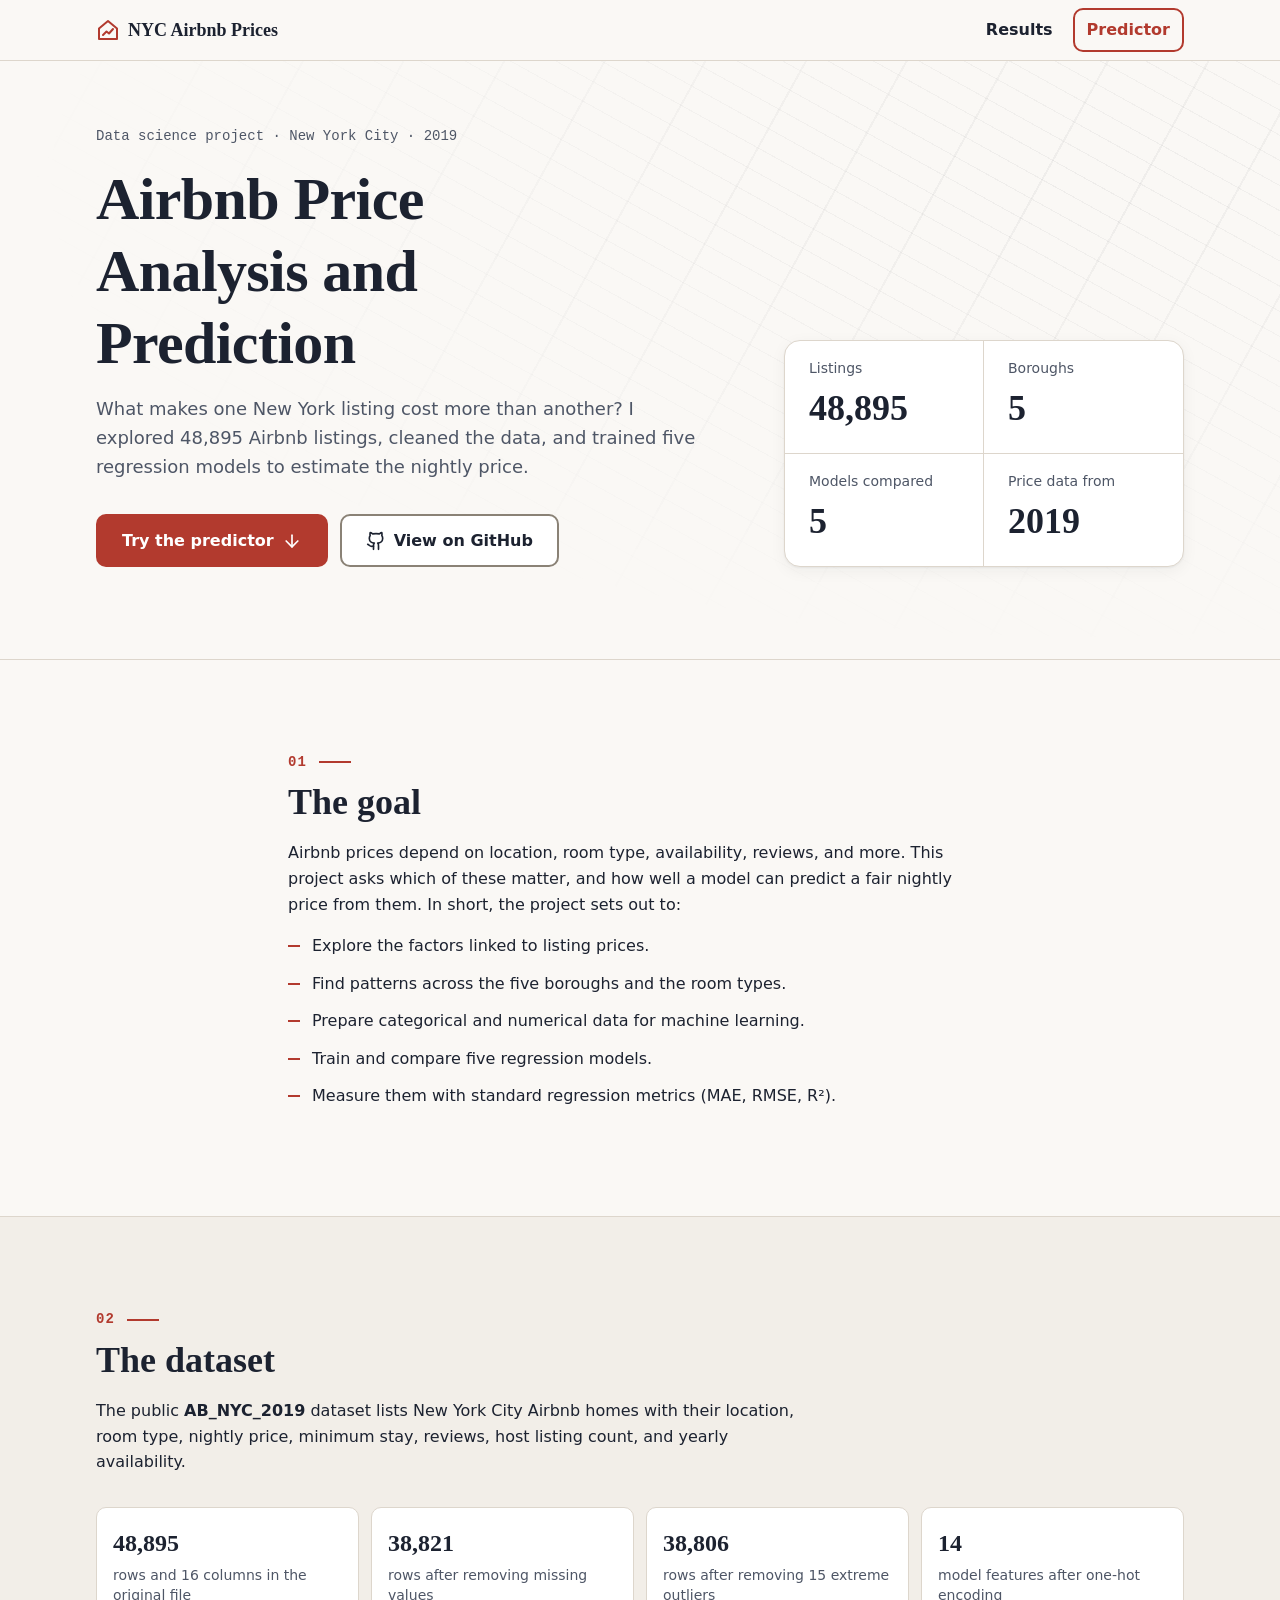
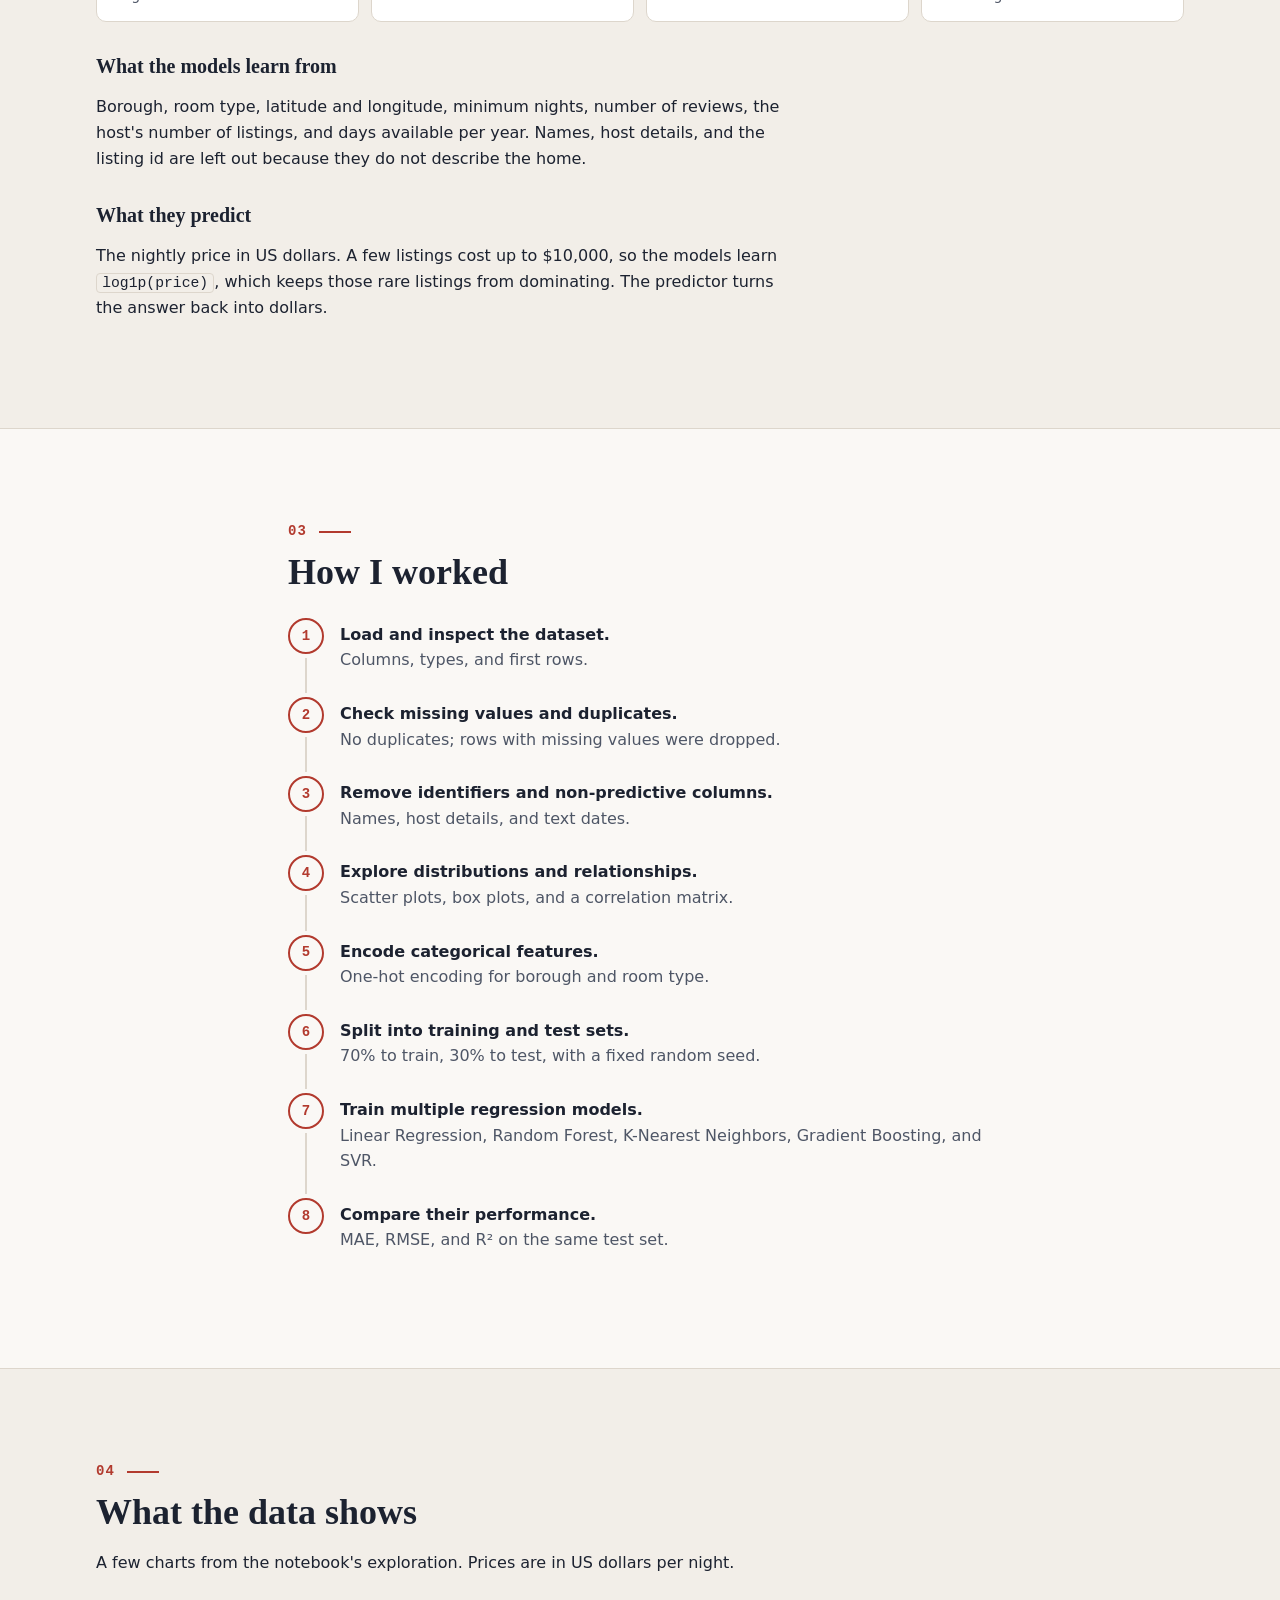
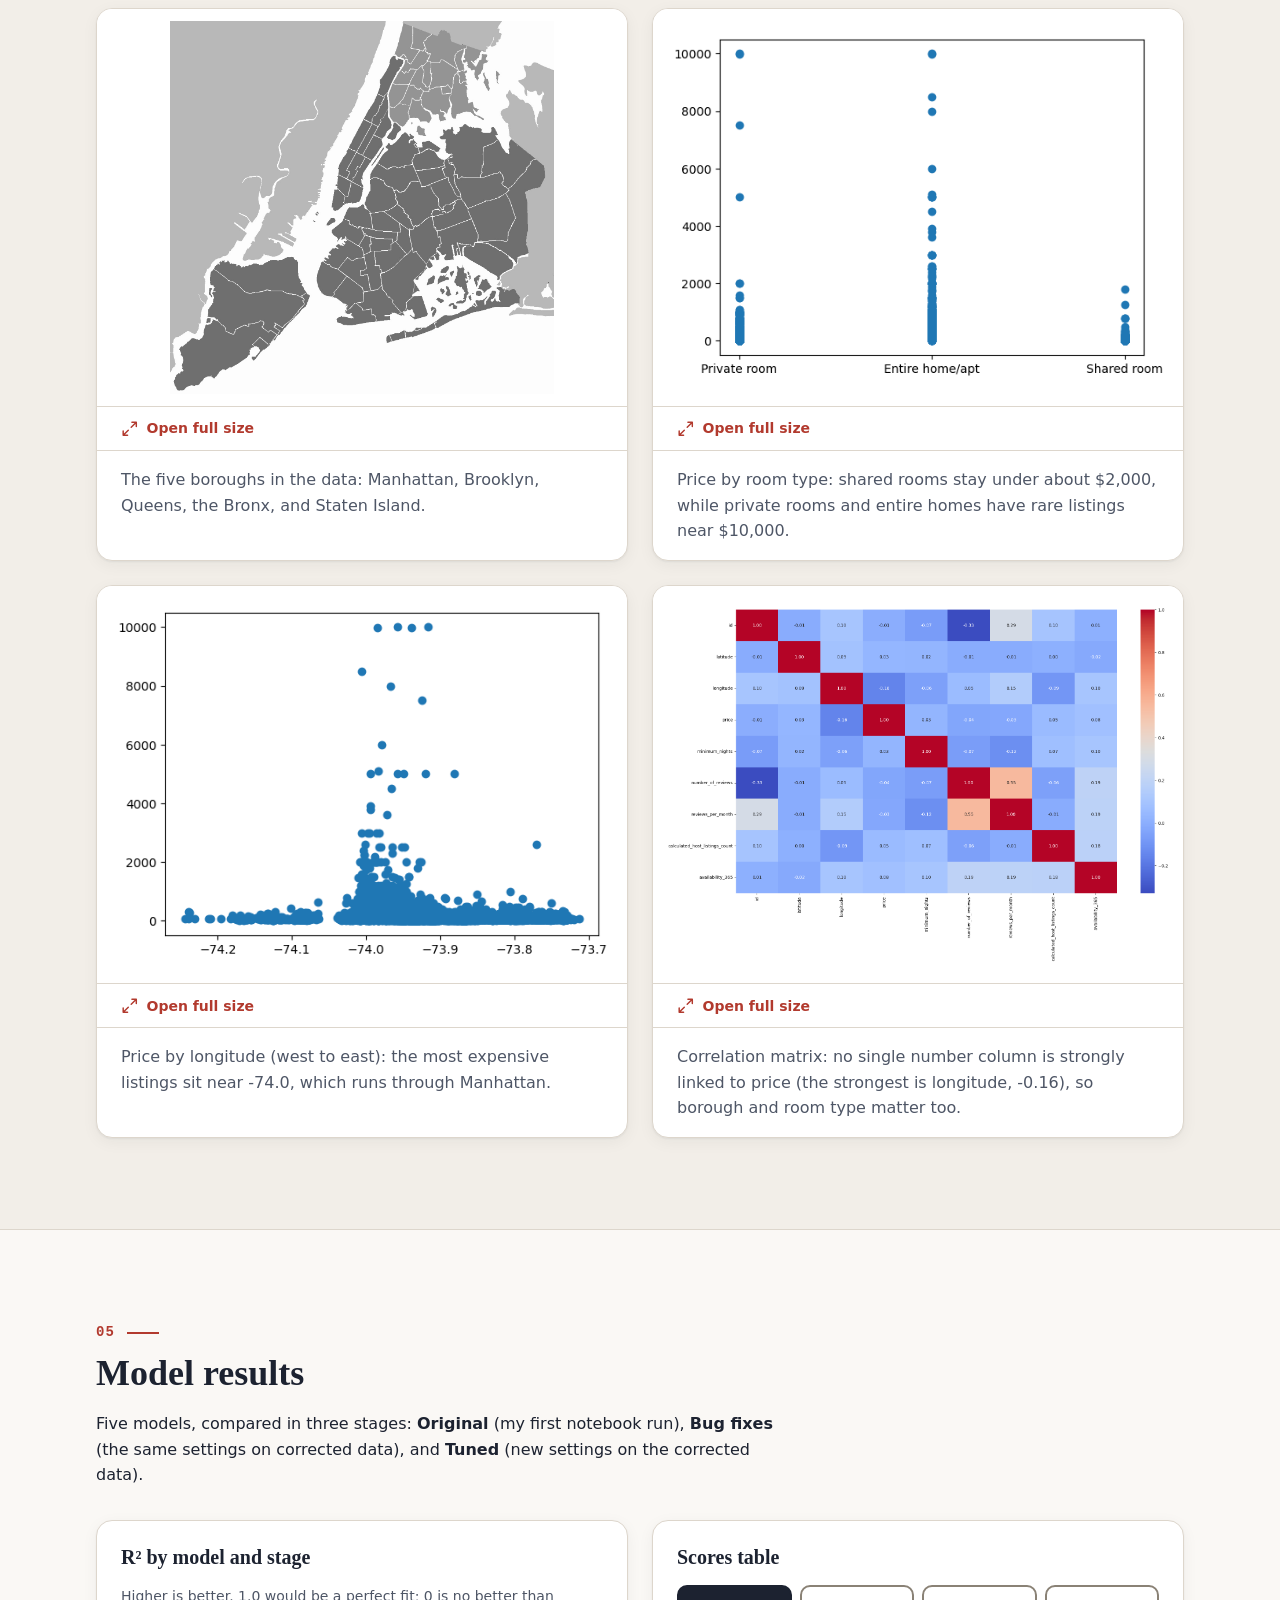
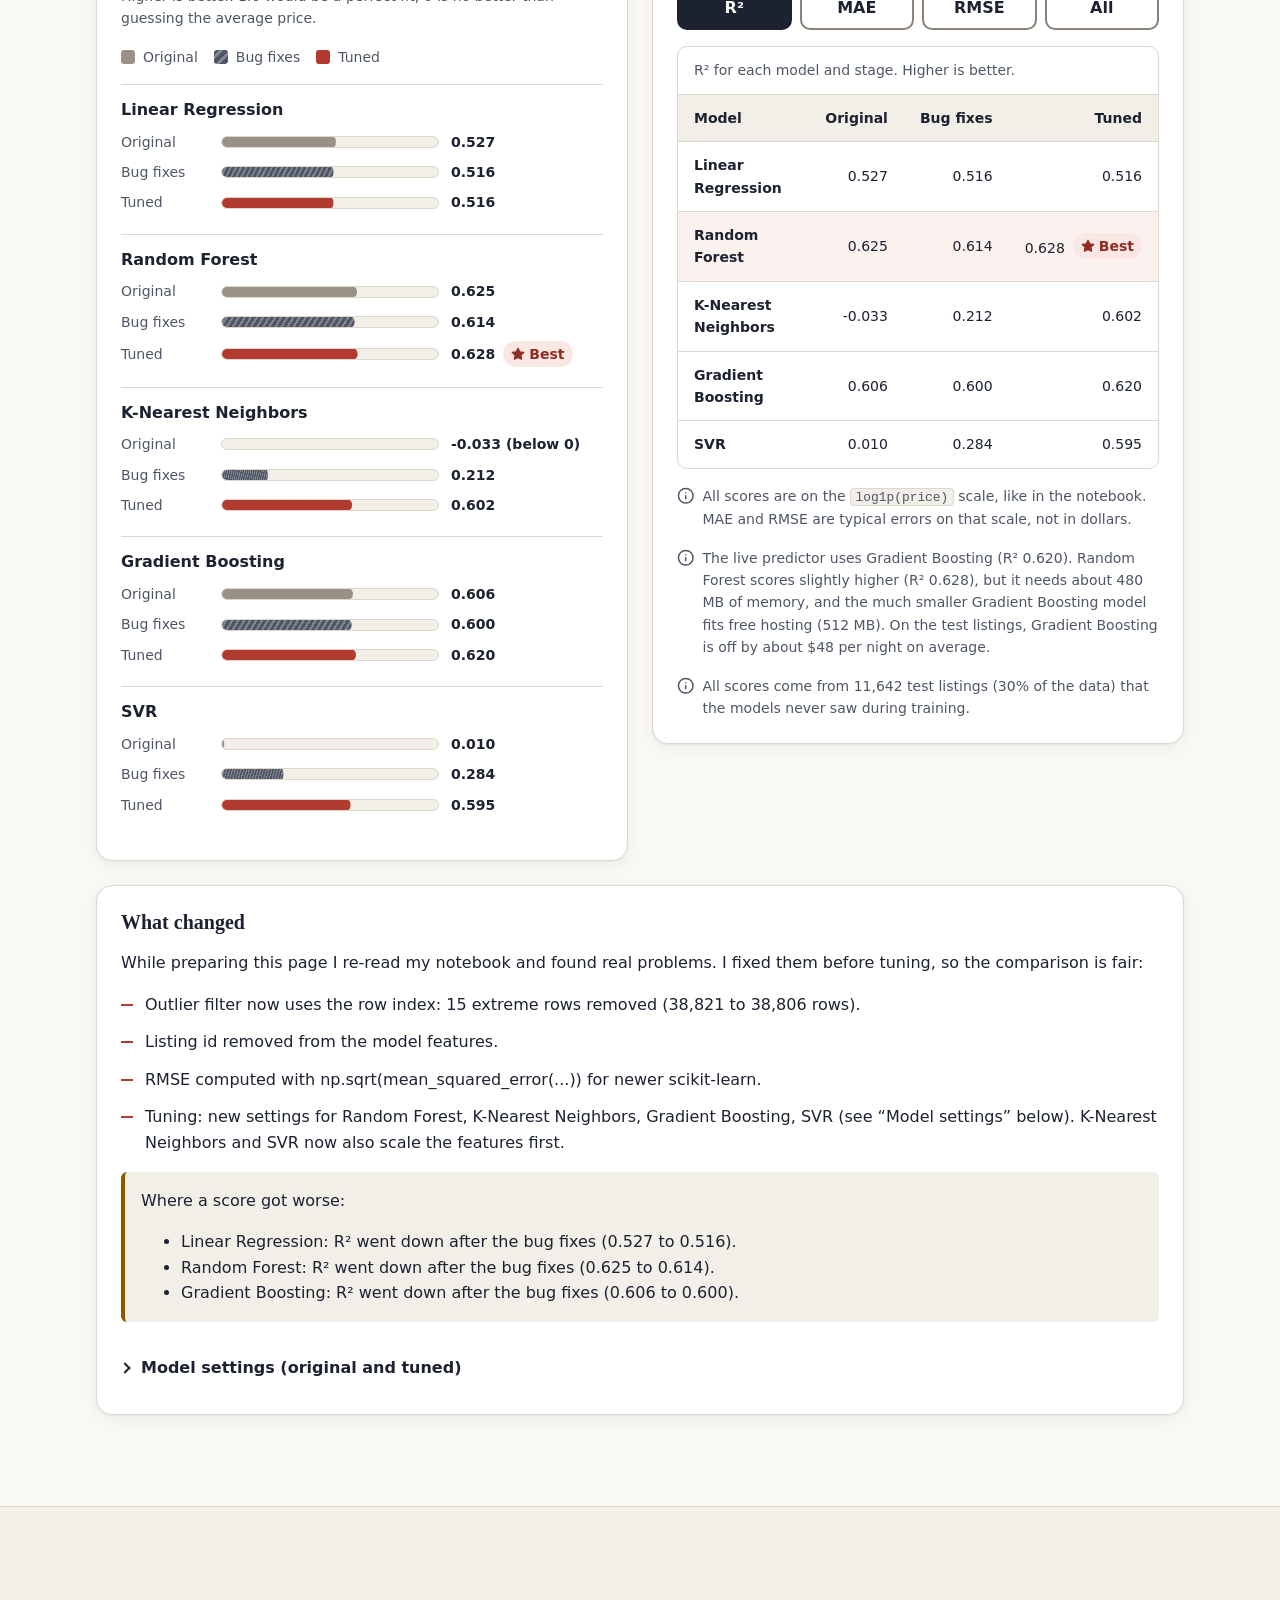
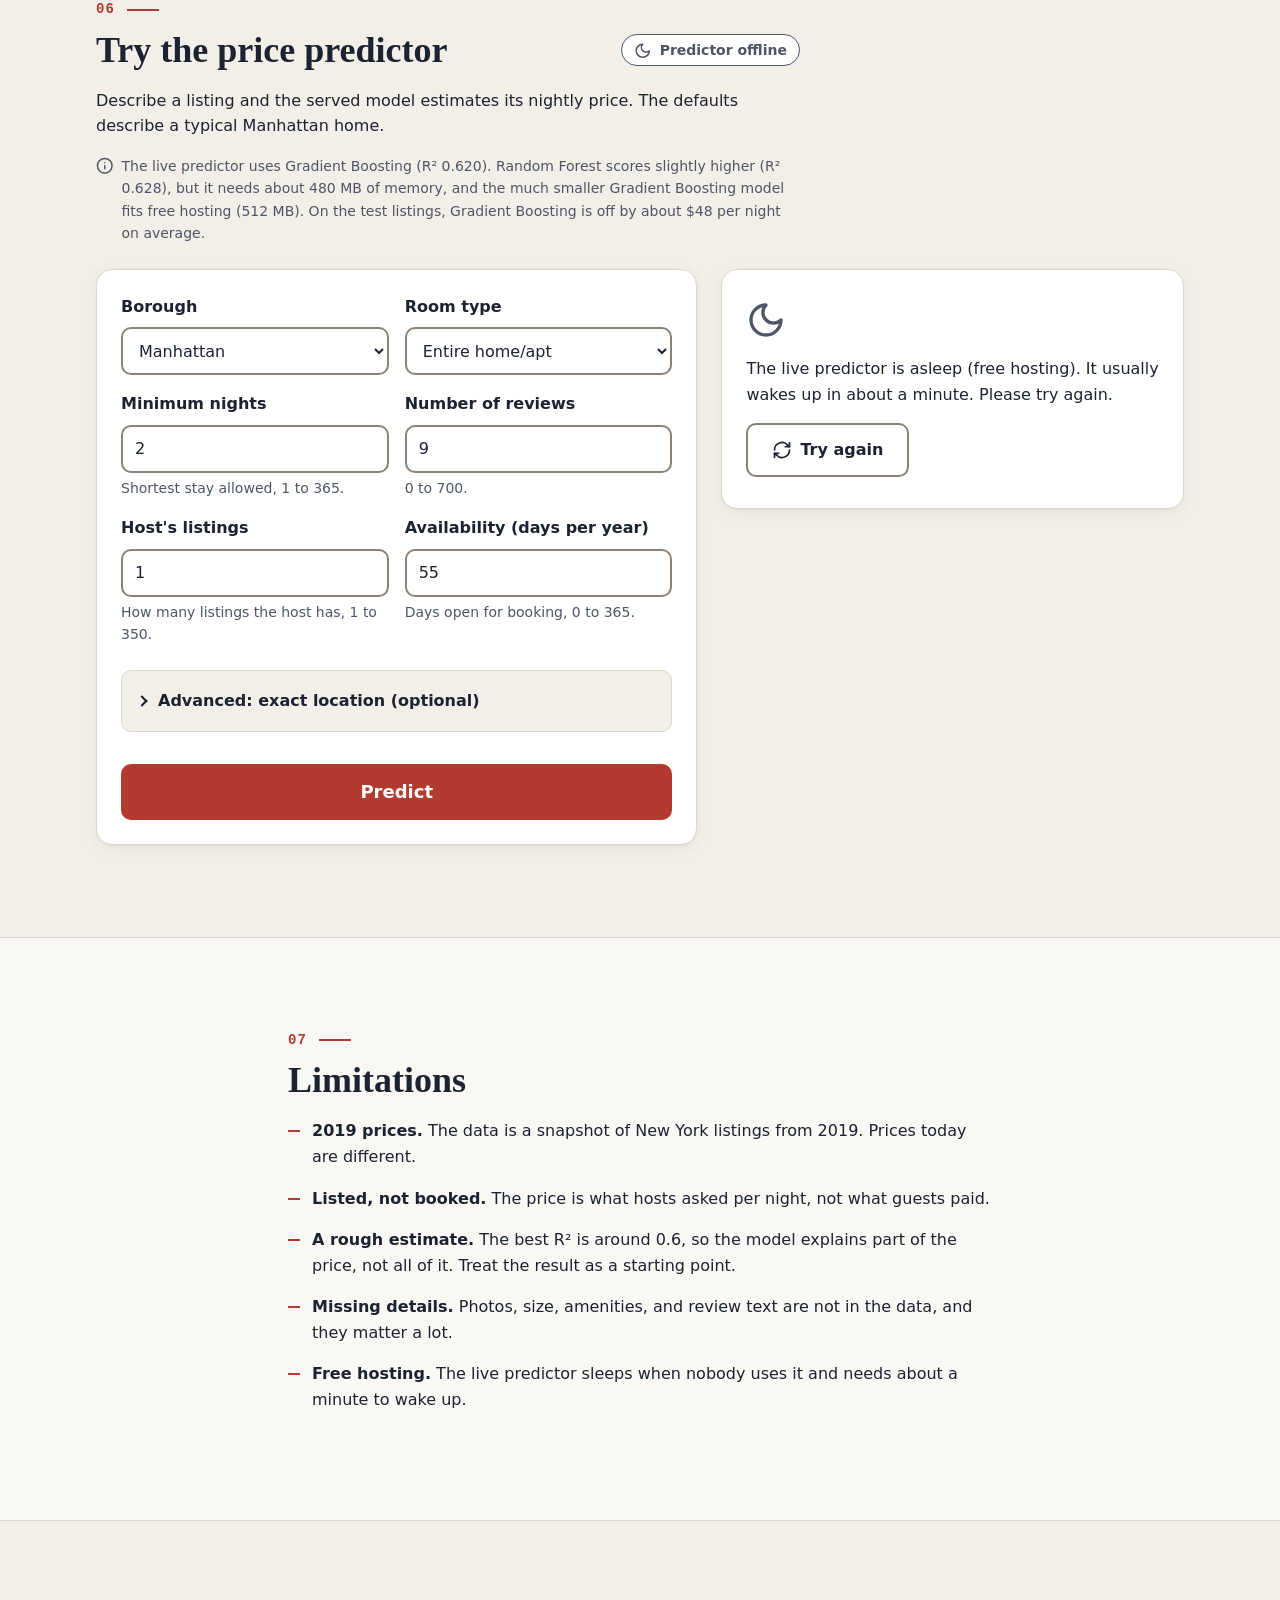
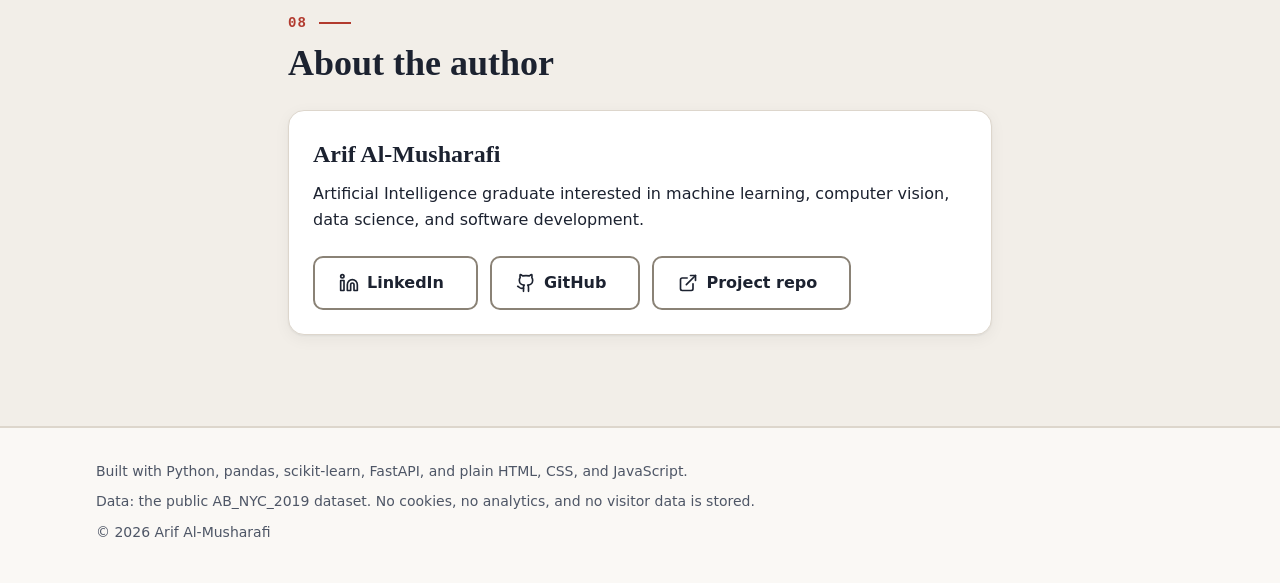
<file: docs/index.html>
<!DOCTYPE html>
<html lang="en" dir="ltr">
<head>
  <meta charset="utf-8">
  <meta name="viewport" content="width=device-width, initial-scale=1">
  <title>NYC Airbnb Price Analysis and Prediction | Arif Al-Musharafi</title>
  <meta name="description" content="A data science project on 48,895 New York Airbnb listings from 2019: data cleaning, five regression models, honest before and after results, and a live price predictor.">
  <meta name="author" content="Arif Al-Musharafi">
  <meta name="theme-color" content="#faf8f5">

  <!-- Link preview for LinkedIn and others (F12).
       LinkedIn needs a full URL for og:image and og:url. If the GitHub Pages
       address is different, change the two URLs below. -->
  <meta property="og:type" content="website">
  <meta property="og:title" content="NYC Airbnb Price Analysis and Prediction">
  <meta property="og:description" content="48,895 New York listings, five regression models, honest before and after results, and a live nightly price predictor.">
  <meta property="og:url" content="https://arif-almusharafi.github.io/airbnb-price-analysis-and-prediction/">
  <meta property="og:image" content="https://arif-almusharafi.github.io/airbnb-price-analysis-and-prediction/assets/og-image.png">
  <meta property="og:image:width" content="1200">
  <meta property="og:image:height" content="627">
  <meta property="og:image:alt" content="NYC Airbnb Price Analysis and Prediction by Arif Al-Musharafi">
  <meta name="twitter:card" content="summary_large_image">

  <link rel="icon" href="assets/favicon.svg" type="image/svg+xml">
  <link rel="stylesheet" href="css/tokens.css">
  <link rel="stylesheet" href="css/base.css">
  <link rel="stylesheet" href="css/sections.css">
  <link rel="stylesheet" href="css/results.css">
  <link rel="stylesheet" href="css/predictor.css">
</head>
<body>
  <!-- Icon sprite (stroke icons, 24x24). Used with <svg><use href="#icon-..."></svg>. -->
  <svg class="sprite" aria-hidden="true" focusable="false" xmlns="http://www.w3.org/2000/svg">
    <symbol id="icon-logo" viewBox="0 0 24 24"><path d="M3 10.5 12 3l9 7.5V21H3z"/><path d="m7 17 3.5-3.5 2.5 2 4-4.5"/></symbol>
    <symbol id="icon-check" viewBox="0 0 24 24"><circle cx="12" cy="12" r="10"/><path d="m8 12 3 3 5-6"/></symbol>
    <symbol id="icon-clock" viewBox="0 0 24 24"><circle cx="12" cy="12" r="10"/><path d="M12 6v6l4 2"/></symbol>
    <symbol id="icon-moon" viewBox="0 0 24 24"><path d="M12 3a6 6 0 0 0 9 9 9 9 0 1 1-9-9Z"/></symbol>
    <symbol id="icon-alert" viewBox="0 0 24 24"><circle cx="12" cy="12" r="10"/><path d="M12 8v4M12 16h.01"/></symbol>
    <symbol id="icon-info" viewBox="0 0 24 24"><circle cx="12" cy="12" r="10"/><path d="M12 16v-4M12 8h.01"/></symbol>
    <symbol id="icon-star" viewBox="0 0 24 24"><path d="m12 2 3.1 6.3 6.9 1-5 4.9 1.2 6.8L12 17.8 5.8 21l1.2-6.8-5-4.9 6.9-1z"/></symbol>
    <symbol id="icon-refresh" viewBox="0 0 24 24"><path d="M3 12a9 9 0 0 1 15.7-6L21 8"/><path d="M21 3v5h-5"/><path d="M21 12a9 9 0 0 1-15.7 6L3 16"/><path d="M8 16H3v5"/></symbol>
    <symbol id="icon-arrow-down" viewBox="0 0 24 24"><path d="M12 5v14"/><path d="m19 12-7 7-7-7"/></symbol>
    <symbol id="icon-external" viewBox="0 0 24 24"><path d="M15 3h6v6"/><path d="M10 14 21 3"/><path d="M18 13v6a2 2 0 0 1-2 2H5a2 2 0 0 1-2-2V8a2 2 0 0 1 2-2h6"/></symbol>
    <symbol id="icon-expand" viewBox="0 0 24 24"><path d="M15 3h6v6M9 21H3v-6M21 3l-7 7M3 21l7-7"/></symbol>
    <symbol id="icon-github" viewBox="0 0 24 24"><path d="M15 22v-4a4.8 4.8 0 0 0-1-3.5c3 0 6-2 6-5.5.08-1.25-.27-2.48-1-3.5.28-1.15.28-2.35 0-3.5 0 0-1 0-3 1.5-2.64-.5-5.36-.5-8 0C6 2 5 2 5 2c-.3 1.15-.3 2.35 0 3.5A5.4 5.4 0 0 0 4 9c0 3.5 3 5.5 6 5.5-.39.49-.68 1.05-.85 1.65-.17.6-.22 1.23-.15 1.85v4"/><path d="M9 18c-4.51 2-5-2-7-2"/></symbol>
    <symbol id="icon-linkedin" viewBox="0 0 24 24"><path d="M16 8a6 6 0 0 1 6 6v7h-4v-7a2 2 0 0 0-4 0v7h-4v-7a6 6 0 0 1 6-6z"/><rect x="2" y="9" width="4" height="12"/><circle cx="4" cy="4" r="2"/></symbol>
  </svg>

  <a class="skip-link" href="#main">Skip to main content</a>

  <header class="site-header">
    <div class="container header-inner">
      <a class="brand" href="#top">
        <svg class="icon brand-icon" aria-hidden="true" focusable="false"><use href="#icon-logo"/></svg>
        <span>NYC Airbnb Prices</span>
      </a>
      <nav aria-label="Main">
        <ul class="nav-list">
          <li class="nav-optional"><a href="#results">Results</a></li>
          <li><a class="nav-cta" href="#predictor">Predictor</a></li>
        </ul>
      </nav>
    </div>
  </header>

  <main id="main" tabindex="-1">
    <!-- Hero -->
    <section class="hero" id="top" aria-labelledby="hero-title">
      <div class="container hero-inner">
        <div class="hero-text">
          <p class="eyebrow">Data science project &middot; New York City &middot; 2019</p>
          <h1 id="hero-title">Airbnb Price Analysis and Prediction</h1>
          <p class="hero-lead">What makes one New York listing cost more than another? I explored 48,895 Airbnb listings, cleaned the data, and trained five regression models to estimate the nightly price.</p>
          <div class="button-row">
            <a class="button button-primary" href="#predictor">
              Try the predictor
              <svg class="icon" aria-hidden="true" focusable="false"><use href="#icon-arrow-down"/></svg>
            </a>
            <a class="button button-secondary" href="https://github.com/arif-almusharafi/airbnb-price-analysis-and-prediction" target="_blank" rel="noopener noreferrer">
              <svg class="icon" aria-hidden="true" focusable="false"><use href="#icon-github"/></svg>
              View on GitHub
              <span class="visually-hidden">(opens in a new tab)</span>
            </a>
          </div>
        </div>

        <dl class="hero-facts" aria-label="Project in numbers">
          <div class="fact"><dt>Listings</dt><dd class="num">48,895</dd></div>
          <div class="fact"><dt>Boroughs</dt><dd class="num">5</dd></div>
          <div class="fact"><dt>Models compared</dt><dd class="num">5</dd></div>
          <div class="fact"><dt>Price data from</dt><dd class="num">2019</dd></div>
        </dl>
      </div>
    </section>

    <!-- 01 Goal -->
    <section class="section" id="goal" aria-labelledby="goal-title">
      <div class="container narrow">
        <p class="section-number">01</p>
        <h2 id="goal-title">The goal</h2>
        <p>Airbnb prices depend on location, room type, availability, reviews, and more. This project asks which of these matter, and how well a model can predict a fair nightly price from them. In short, the project sets out to:</p>
        <ul class="tick-list">
          <li>Explore the factors linked to listing prices.</li>
          <li>Find patterns across the five boroughs and the room types.</li>
          <li>Prepare categorical and numerical data for machine learning.</li>
          <li>Train and compare five regression models.</li>
          <li>Measure them with standard regression metrics (MAE, RMSE, R²).</li>
        </ul>
      </div>
    </section>

    <!-- 02 Dataset -->
    <section class="section section-alt" id="dataset" aria-labelledby="dataset-title">
      <div class="container">
        <div class="narrow">
          <p class="section-number">02</p>
          <h2 id="dataset-title">The dataset</h2>
          <p>The public <strong>AB_NYC_2019</strong> dataset lists New York City Airbnb homes with their location, room type, nightly price, minimum stay, reviews, host listing count, and yearly availability.</p>
        </div>

        <ul class="stat-grid" aria-label="Dataset size at each step">
          <li class="stat-card"><span class="stat-value num">48,895</span><span class="stat-label">rows and 16 columns in the original file</span></li>
          <li class="stat-card"><span class="stat-value num">38,821</span><span class="stat-label">rows after removing missing values</span></li>
          <li class="stat-card"><span class="stat-value num">38,806</span><span class="stat-label">rows after removing 15 extreme outliers</span></li>
          <li class="stat-card"><span class="stat-value num">14</span><span class="stat-label">model features after one-hot encoding</span></li>
        </ul>

        <div class="narrow">
          <h3>What the models learn from</h3>
          <p>Borough, room type, latitude and longitude, minimum nights, number of reviews, the host's number of listings, and days available per year. Names, host details, and the listing id are left out because they do not describe the home.</p>
          <h3>What they predict</h3>
          <p>The nightly price in US dollars. A few listings cost up to $10,000, so the models learn <code>log1p(price)</code>, which keeps those rare listings from dominating. The predictor turns the answer back into dollars.</p>
        </div>
      </div>
    </section>

    <!-- 03 Workflow -->
    <section class="section" id="workflow" aria-labelledby="workflow-title">
      <div class="container narrow">
        <p class="section-number">03</p>
        <h2 id="workflow-title">How I worked</h2>
        <ol class="steps">
          <li><strong>Load and inspect the dataset.</strong> <span>Columns, types, and first rows.</span></li>
          <li><strong>Check missing values and duplicates.</strong> <span>No duplicates; rows with missing values were dropped.</span></li>
          <li><strong>Remove identifiers and non-predictive columns.</strong> <span>Names, host details, and text dates.</span></li>
          <li><strong>Explore distributions and relationships.</strong> <span>Scatter plots, box plots, and a correlation matrix.</span></li>
          <li><strong>Encode categorical features.</strong> <span>One-hot encoding for borough and room type.</span></li>
          <li><strong>Split into training and test sets.</strong> <span>70% to train, 30% to test, with a fixed random seed.</span></li>
          <li><strong>Train multiple regression models.</strong> <span>Linear Regression, Random Forest, K-Nearest Neighbors, Gradient Boosting, and SVR.</span></li>
          <li><strong>Compare their performance.</strong> <span>MAE, RMSE, and R² on the same test set.</span></li>
        </ol>
      </div>
    </section>

    <!-- 04 Charts -->
    <section class="section section-alt" id="charts" aria-labelledby="charts-title">
      <div class="container">
        <div class="narrow">
          <p class="section-number">04</p>
          <h2 id="charts-title">What the data shows</h2>
          <p>A few charts from the notebook's exploration. Prices are in US dollars per night.</p>
        </div>

        <div class="chart-grid">
          <figure class="figure">
            <a class="figure-link" href="assets/charts/nyc-boroughs.jpg" target="_blank" rel="noopener">
              <img src="assets/charts/nyc-boroughs.jpg" width="1326" height="1291" loading="lazy" decoding="async"
                   alt="Gray map of New York City showing the outlines of its five boroughs and their neighborhoods.">
              <span class="figure-open"><svg class="icon" aria-hidden="true" focusable="false"><use href="#icon-expand"/></svg>Open full size<span class="visually-hidden"> (opens in a new tab)</span></span>
            </a>
            <figcaption>The five boroughs in the data: Manhattan, Brooklyn, Queens, the Bronx, and Staten Island.</figcaption>
          </figure>

          <figure class="figure">
            <a class="figure-link" href="assets/charts/price-by-room-type.png" target="_blank" rel="noopener">
              <img src="assets/charts/price-by-room-type.png" width="592" height="413" loading="lazy" decoding="async"
                   alt="Scatter plot of nightly price for private rooms, entire homes or apartments, and shared rooms. Shared rooms stay under about $2,000; the other two types have rare listings near $10,000.">
              <span class="figure-open"><svg class="icon" aria-hidden="true" focusable="false"><use href="#icon-expand"/></svg>Open full size<span class="visually-hidden"> (opens in a new tab)</span></span>
            </a>
            <figcaption>Price by room type: shared rooms stay under about $2,000, while private rooms and entire homes have rare listings near $10,000.</figcaption>
          </figure>

          <figure class="figure">
            <a class="figure-link" href="assets/charts/price-by-longitude.png" target="_blank" rel="noopener">
              <img src="assets/charts/price-by-longitude.png" width="579" height="413" loading="lazy" decoding="async"
                   alt="Scatter plot of nightly price against longitude, from -74.25 to -73.70. The highest prices cluster around longitude -74.0.">
              <span class="figure-open"><svg class="icon" aria-hidden="true" focusable="false"><use href="#icon-expand"/></svg>Open full size<span class="visually-hidden"> (opens in a new tab)</span></span>
            </a>
            <figcaption>Price by longitude (west to east): the most expensive listings sit near -74.0, which runs through Manhattan.</figcaption>
          </figure>

          <figure class="figure">
            <a class="figure-link" href="assets/charts/correlation-matrix.png" target="_blank" rel="noopener">
              <img src="assets/charts/correlation-matrix.png" width="1647" height="1170" loading="lazy" decoding="async"
                   alt="Correlation matrix of the numeric columns. Price has weak correlations with every column; the strongest is longitude at -0.16.">
              <span class="figure-open"><svg class="icon" aria-hidden="true" focusable="false"><use href="#icon-expand"/></svg>Open full size<span class="visually-hidden"> (opens in a new tab)</span></span>
            </a>
            <figcaption>Correlation matrix: no single number column is strongly linked to price (the strongest is longitude, -0.16), so borough and room type matter too.</figcaption>
          </figure>
        </div>
      </div>
    </section>

    <!-- 05 Model results (filled from data/model_results.json) -->
    <section class="section" id="results" aria-labelledby="results-title">
      <div class="container">
        <div class="narrow">
          <p class="section-number">05</p>
          <h2 id="results-title">Model results</h2>
          <p>Five models, compared in three stages: <strong>Original</strong> (my first notebook run), <strong>Bug fixes</strong> (the same settings on corrected data), and <strong>Tuned</strong> (new settings on the corrected data).</p>
        </div>

        <div id="results-loading" class="state-box" role="status">
          <span class="spinner" aria-hidden="true"></span>
          <span>Loading the results...</span>
        </div>

        <div id="results-error" class="state-box state-box--error" role="alert" hidden>
          <svg class="icon" aria-hidden="true" focusable="false"><use href="#icon-alert"/></svg>
          <div>
            <p>The results table could not be loaded. Please check your connection and try again.</p>
            <button type="button" class="button button-secondary" id="results-retry">
              <svg class="icon" aria-hidden="true" focusable="false"><use href="#icon-refresh"/></svg>
              Try again
            </button>
          </div>
        </div>

        <div id="results-content" hidden>
          <div class="results-layout">
            <div class="card">
              <h3 id="chart-title">R² by model and stage</h3>
              <p class="card-sub">Higher is better. 1.0 would be a perfect fit; 0 is no better than guessing the average price.</p>
              <ul class="legend" aria-hidden="true">
                <li><span class="swatch bar-fill--original"></span>Original</li>
                <li><span class="swatch bar-fill--fixed"></span>Bug fixes</li>
                <li><span class="swatch bar-fill--tuned"></span>Tuned</li>
              </ul>
              <ul id="r2-chart" class="r2-chart" aria-labelledby="chart-title"></ul>
            </div>

            <div class="card">
              <h3 id="table-title">Scores table</h3>
              <div class="segmented" id="metric-switch" role="group" aria-label="Choose the metric to show">
                <button type="button" data-metric="r2" aria-pressed="true">R²</button>
                <button type="button" data-metric="mae" aria-pressed="false">MAE</button>
                <button type="button" data-metric="rmse" aria-pressed="false">RMSE</button>
                <button type="button" data-metric="all" aria-pressed="false">All</button>
              </div>
              <div class="table-scroll" id="results-table-wrap" tabindex="0" role="region" aria-labelledby="table-title"></div>
              <p class="note"><svg class="icon" aria-hidden="true" focusable="false"><use href="#icon-info"/></svg><span>All scores are on the <code>log1p(price)</code> scale, like in the notebook. MAE and RMSE are typical errors on that scale, not in dollars.</span></p>
              <p class="note"><svg class="icon" aria-hidden="true" focusable="false"><use href="#icon-info"/></svg><span id="mae-dollars-note"></span></p>
              <p class="note"><svg class="icon" aria-hidden="true" focusable="false"><use href="#icon-info"/></svg><span id="split-note">All scores come from the 30% test set that the models never saw during training.</span></p>
            </div>
          </div>

          <div class="card changes">
            <h3>What changed</h3>
            <p>While preparing this page I re-read my notebook and found real problems. I fixed them before tuning, so the comparison is fair:</p>
            <ul id="changes-list" class="tick-list"></ul>
            <div id="r2-drops" class="drops"></div>
            <details class="settings">
              <summary>Model settings (original and tuned)</summary>
              <ul id="params-list" class="params-list"></ul>
            </details>
          </div>
        </div>
      </div>
    </section>

    <!-- 06 Predictor -->
    <section class="section section-alt" id="predictor" aria-labelledby="predictor-title">
      <div class="container">
        <div class="narrow">
          <p class="section-number">06</p>
          <div class="predictor-heading">
            <h2 id="predictor-title">Try the price predictor</h2>
            <p class="status-badge" id="api-status" data-state="waking" role="status">
              <svg class="icon" aria-hidden="true" focusable="false"><use href="#icon-clock"/></svg>
              <span>Waking up...</span>
            </p>
          </div>
          <p>Describe a listing and the served model estimates its nightly price. The defaults describe a typical Manhattan home.</p>
          <!-- Filled from served_model.reason in data/model_results.json. -->
          <p class="note" id="predictor-served-note" hidden><svg class="icon" aria-hidden="true" focusable="false"><use href="#icon-info"/></svg><span id="predictor-served-text"></span></p>
        </div>

        <div class="predictor-layout">
          <form id="predict-form" class="card predict-form" novalidate>
            <div class="form-grid">
              <div class="form-field">
                <label for="field-neighbourhood_group">Borough</label>
                <select id="field-neighbourhood_group" name="neighbourhood_group" aria-describedby="error-neighbourhood_group">
                  <option value="Bronx">Bronx</option>
                  <option value="Brooklyn">Brooklyn</option>
                  <option value="Manhattan" selected>Manhattan</option>
                  <option value="Queens">Queens</option>
                  <option value="Staten Island">Staten Island</option>
                </select>
                <p class="field-error" id="error-neighbourhood_group" hidden></p>
              </div>

              <div class="form-field">
                <label for="field-room_type">Room type</label>
                <select id="field-room_type" name="room_type" aria-describedby="error-room_type">
                  <option value="Entire home/apt" selected>Entire home/apt</option>
                  <option value="Private room">Private room</option>
                  <option value="Shared room">Shared room</option>
                </select>
                <p class="field-error" id="error-room_type" hidden></p>
              </div>

              <div class="form-field">
                <label for="field-minimum_nights">Minimum nights</label>
                <input id="field-minimum_nights" name="minimum_nights" type="number" inputmode="numeric" min="1" max="365" step="1" value="2" required aria-describedby="help-minimum_nights error-minimum_nights">
                <p class="field-help" id="help-minimum_nights">Shortest stay allowed, 1 to 365.</p>
                <p class="field-error" id="error-minimum_nights" hidden></p>
              </div>

              <div class="form-field">
                <label for="field-number_of_reviews">Number of reviews</label>
                <input id="field-number_of_reviews" name="number_of_reviews" type="number" inputmode="numeric" min="0" max="700" step="1" value="9" required aria-describedby="help-number_of_reviews error-number_of_reviews">
                <p class="field-help" id="help-number_of_reviews">0 to 700.</p>
                <p class="field-error" id="error-number_of_reviews" hidden></p>
              </div>

              <div class="form-field">
                <label for="field-calculated_host_listings_count">Host's listings</label>
                <input id="field-calculated_host_listings_count" name="calculated_host_listings_count" type="number" inputmode="numeric" min="1" max="350" step="1" value="1" required aria-describedby="help-calculated_host_listings_count error-calculated_host_listings_count">
                <p class="field-help" id="help-calculated_host_listings_count">How many listings the host has, 1 to 350.</p>
                <p class="field-error" id="error-calculated_host_listings_count" hidden></p>
              </div>

              <div class="form-field">
                <label for="field-availability_365">Availability (days per year)</label>
                <input id="field-availability_365" name="availability_365" type="number" inputmode="numeric" min="0" max="365" step="1" value="55" required aria-describedby="help-availability_365 error-availability_365">
                <p class="field-help" id="help-availability_365">Days open for booking, 0 to 365.</p>
                <p class="field-error" id="error-availability_365" hidden></p>
              </div>
            </div>

            <details class="advanced" id="advanced">
              <summary>Advanced: exact location (optional)</summary>
              <p class="field-help" id="help-location">Leave both empty to use the center of the chosen borough. Latitude 40.49 to 40.92, longitude -74.26 to -73.70.</p>
              <div class="form-grid">
                <div class="form-field">
                  <label for="field-latitude">Latitude</label>
                  <input id="field-latitude" name="latitude" type="number" step="any" min="40.49" max="40.92" value="" aria-describedby="help-location error-latitude">
                  <p class="field-error" id="error-latitude" hidden></p>
                </div>
                <div class="form-field">
                  <label for="field-longitude">Longitude</label>
                  <input id="field-longitude" name="longitude" type="number" step="any" min="-74.26" max="-73.70" value="" aria-describedby="help-location error-longitude">
                  <p class="field-error" id="error-longitude" hidden></p>
                </div>
              </div>
            </details>

            <p class="form-error" id="form-error" role="alert" hidden></p>

            <button type="submit" class="button button-primary button-block" id="predict-button">
              <span class="button-spinner spinner" aria-hidden="true"></span>
              Predict
            </button>
          </form>

          <div class="card result-panel" aria-live="polite">
            <div id="predict-idle" class="result-state">
              <p class="result-title">Your estimate will appear here</p>
              <p>Fill in the details and press <strong>Predict</strong>.</p>
            </div>

            <div id="predict-loading" class="result-state" hidden>
              <span class="spinner spinner-large" aria-hidden="true"></span>
              <p class="result-title">Predicting the price...</p>
              <p>If the server was asleep, this can take up to a minute.</p>
            </div>

            <div id="predict-result" class="result-state" hidden>
              <p class="result-label">Estimated nightly price</p>
              <p class="result-price"><span id="result-price" class="num">$0</span> per night</p>
              <p class="result-range num" id="result-range" hidden></p>
              <p class="result-details" id="result-details"></p>
              <p class="result-honesty"><svg class="icon" aria-hidden="true" focusable="false"><use href="#icon-info"/></svg>Estimate based on 2019 NYC data</p>
            </div>

            <div id="predict-asleep" class="result-state result-state--asleep" hidden>
              <svg class="icon icon-large" aria-hidden="true" focusable="false"><use href="#icon-moon"/></svg>
              <p>The live predictor is asleep (free hosting). It usually wakes up in about a minute. Please try again.</p>
              <button type="button" class="button button-secondary" id="predict-retry">
                <svg class="icon" aria-hidden="true" focusable="false"><use href="#icon-refresh"/></svg>
                Try again
              </button>
            </div>
          </div>
        </div>
      </div>
    </section>

    <!-- 07 Limitations -->
    <section class="section" id="limitations" aria-labelledby="limitations-title">
      <div class="container narrow">
        <p class="section-number">07</p>
        <h2 id="limitations-title">Limitations</h2>
        <ul class="tick-list tick-list--plain">
          <li><strong>2019 prices.</strong> The data is a snapshot of New York listings from 2019. Prices today are different.</li>
          <li><strong>Listed, not booked.</strong> The price is what hosts asked per night, not what guests paid.</li>
          <li><strong>A rough estimate.</strong> The best R² is around 0.6, so the model explains part of the price, not all of it. Treat the result as a starting point.</li>
          <li><strong>Missing details.</strong> Photos, size, amenities, and review text are not in the data, and they matter a lot.</li>
          <li><strong>Free hosting.</strong> The live predictor sleeps when nobody uses it and needs about a minute to wake up.</li>
        </ul>
      </div>
    </section>

    <!-- 08 Author -->
    <section class="section section-alt" id="author" aria-labelledby="author-title">
      <div class="container narrow">
        <p class="section-number">08</p>
        <h2 id="author-title">About the author</h2>
        <div class="author-card card">
          <p class="author-name">Arif Al-Musharafi</p>
          <p>Artificial Intelligence graduate interested in machine learning, computer vision, data science, and software development.</p>
          <ul class="link-row">
            <li>
              <a class="button button-secondary" href="https://www.linkedin.com/in/arif-almishrafi-45612b2a7" target="_blank" rel="noopener noreferrer">
                <svg class="icon" aria-hidden="true" focusable="false"><use href="#icon-linkedin"/></svg>
                LinkedIn<span class="visually-hidden"> (opens in a new tab)</span>
              </a>
            </li>
            <li>
              <a class="button button-secondary" href="https://github.com/arif-almusharafi" target="_blank" rel="noopener noreferrer">
                <svg class="icon" aria-hidden="true" focusable="false"><use href="#icon-github"/></svg>
                GitHub<span class="visually-hidden"> (opens in a new tab)</span>
              </a>
            </li>
            <li>
              <a class="button button-secondary" href="https://github.com/arif-almusharafi/airbnb-price-analysis-and-prediction" target="_blank" rel="noopener noreferrer">
                <svg class="icon" aria-hidden="true" focusable="false"><use href="#icon-external"/></svg>
                Project repo<span class="visually-hidden"> (opens in a new tab)</span>
              </a>
            </li>
          </ul>
        </div>
      </div>
    </section>
  </main>

  <footer class="site-footer">
    <div class="container">
      <p>Built with Python, pandas, scikit-learn, FastAPI, and plain HTML, CSS, and JavaScript.</p>
      <p>Data: the public AB_NYC_2019 dataset. No cookies, no analytics, and no visitor data is stored.</p>
      <p>&copy; <span id="year">2026</span> Arif Al-Musharafi</p>
    </div>
  </footer>

  <script src="js/config.js"></script>
  <script src="js/format.js"></script>
  <script src="js/validate.js"></script>
  <script src="js/api.js"></script>
  <script src="js/results-logic.js"></script>
  <script src="js/dom.js"></script>
  <script src="js/results-view.js"></script>
  <script src="js/predictor.js"></script>
  <script src="js/main.js"></script>
</body>
</html>
</file>
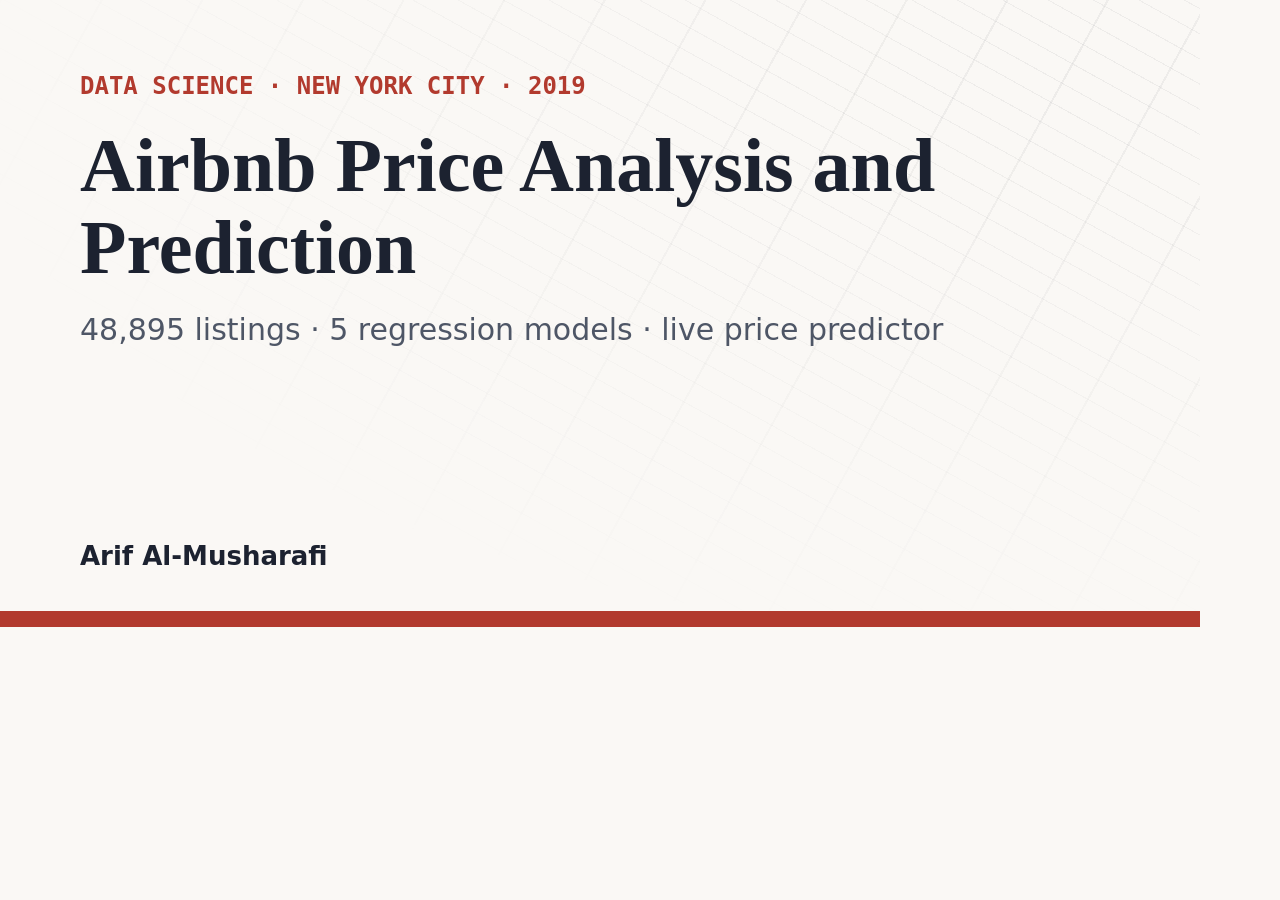
<file: docs/assets/og-card.html>
<!DOCTYPE html>
<!-- Source of assets/og-image.png (the LinkedIn preview card, 1200 x 627).
     To rebuild it, open this file in a browser at 1200 x 627 and take a screenshot. -->
<html lang="en">
<head>
  <meta charset="utf-8">
  <title>Preview card</title>
  <style>
    body { margin: 0; width: 1200px; height: 627px; overflow: hidden; background: #faf8f5; color: #1c2230;
      font-family: system-ui, "Segoe UI", Arial, sans-serif; position: relative; }
    body::before { content: ""; position: absolute; inset: 0;
      background-image: repeating-linear-gradient(29deg, rgba(28,34,48,.06) 0 1px, transparent 1px 22px),
        repeating-linear-gradient(119deg, rgba(28,34,48,.06) 0 2px, transparent 2px 88px);
      -webkit-mask-image: radial-gradient(ellipse at 90% 10%, #000, transparent 75%); }
    .wrap { position: relative; padding: 72px 80px; }
    .eyebrow { font-family: Consolas, monospace; font-size: 24px; color: #b23a2e; font-weight: 700; }
    h1 { font-family: "Palatino Linotype", Georgia, serif; font-size: 76px; line-height: 1.08; margin: 24px 0; max-width: 900px; }
    p { font-size: 30px; color: #4e5666; margin: 0; }
    .bar { position: absolute; left: 0; right: 0; bottom: 0; height: 16px; background: #b23a2e; }
    .by { position: absolute; left: 80px; bottom: 56px; font-size: 26px; font-weight: 600; }
  </style>
</head>
<body>
  <div class="wrap">
    <div class="eyebrow">DATA SCIENCE &middot; NEW YORK CITY &middot; 2019</div>
    <h1>Airbnb Price Analysis and Prediction</h1>
    <p>48,895 listings &middot; 5 regression models &middot; live price predictor</p>
  </div>
  <div class="by">Arif Al-Musharafi</div>
  <div class="bar"></div>
</body>
</html>
</file>
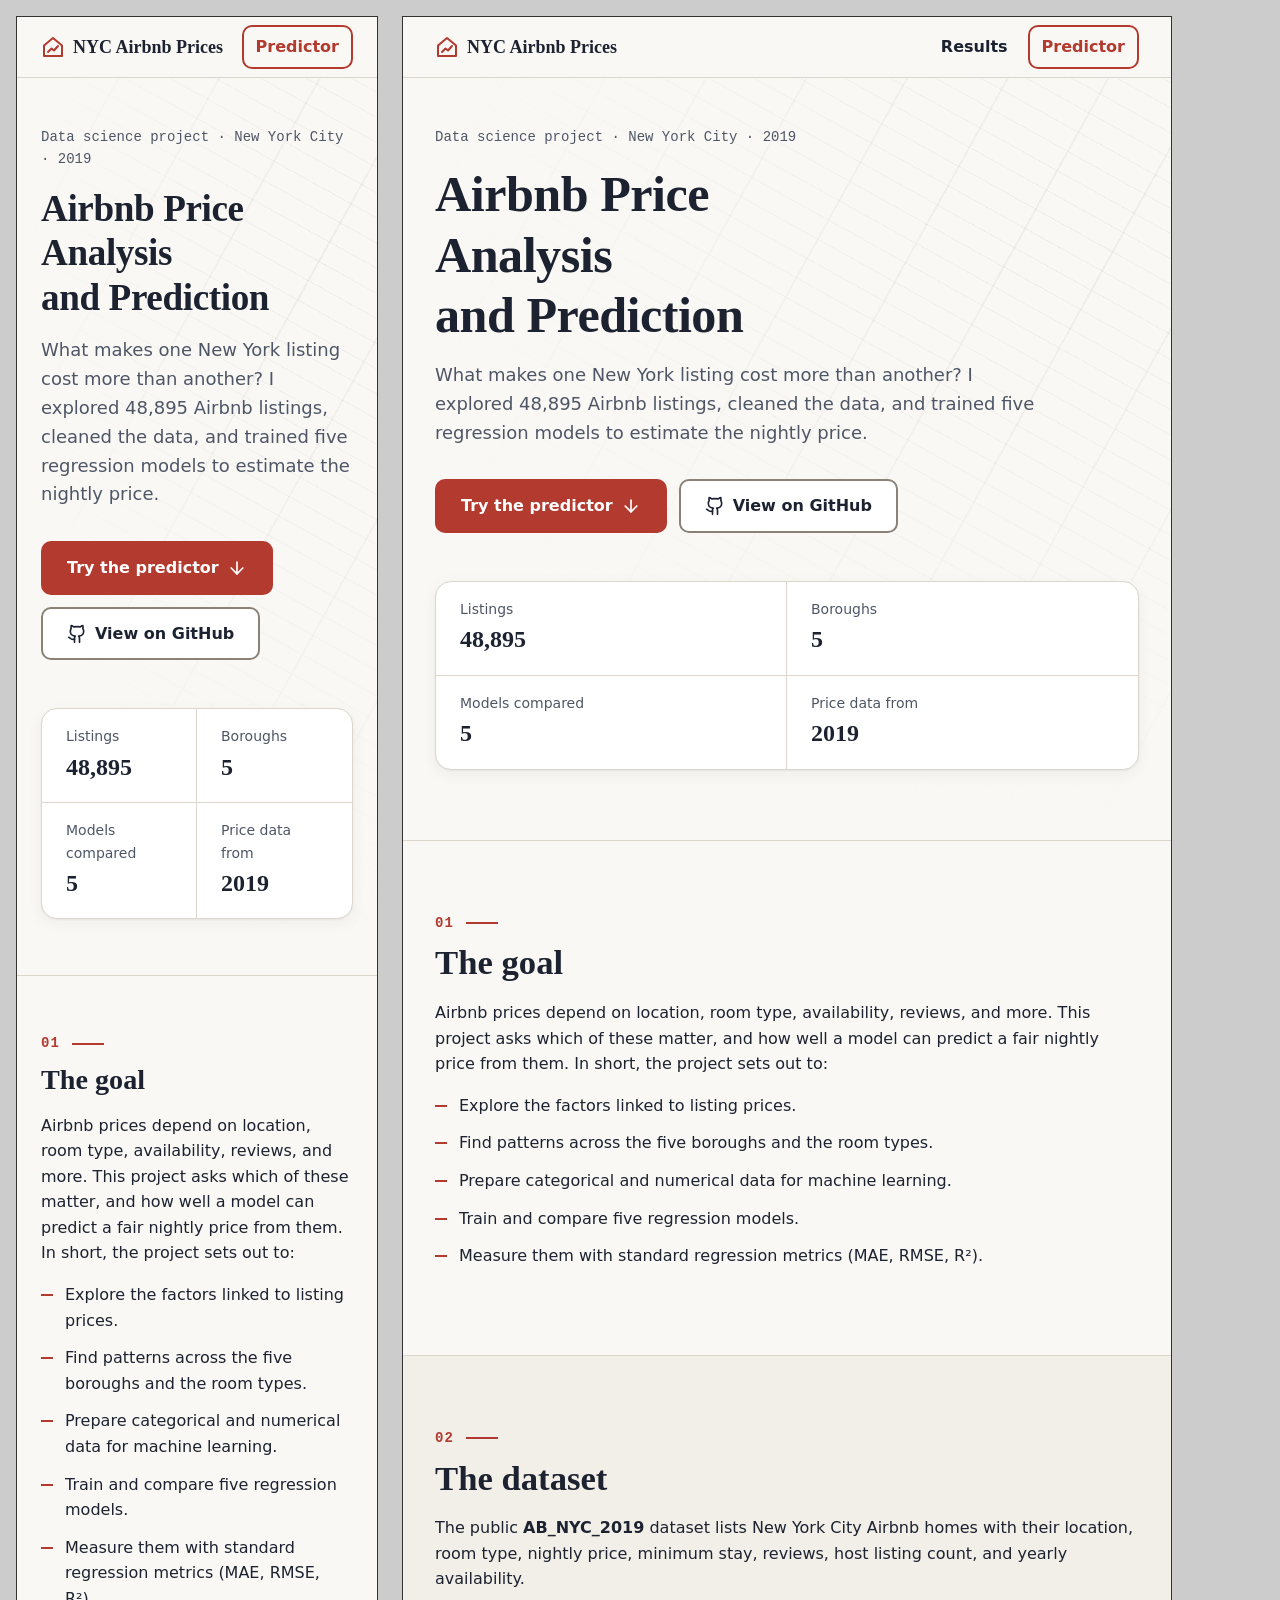
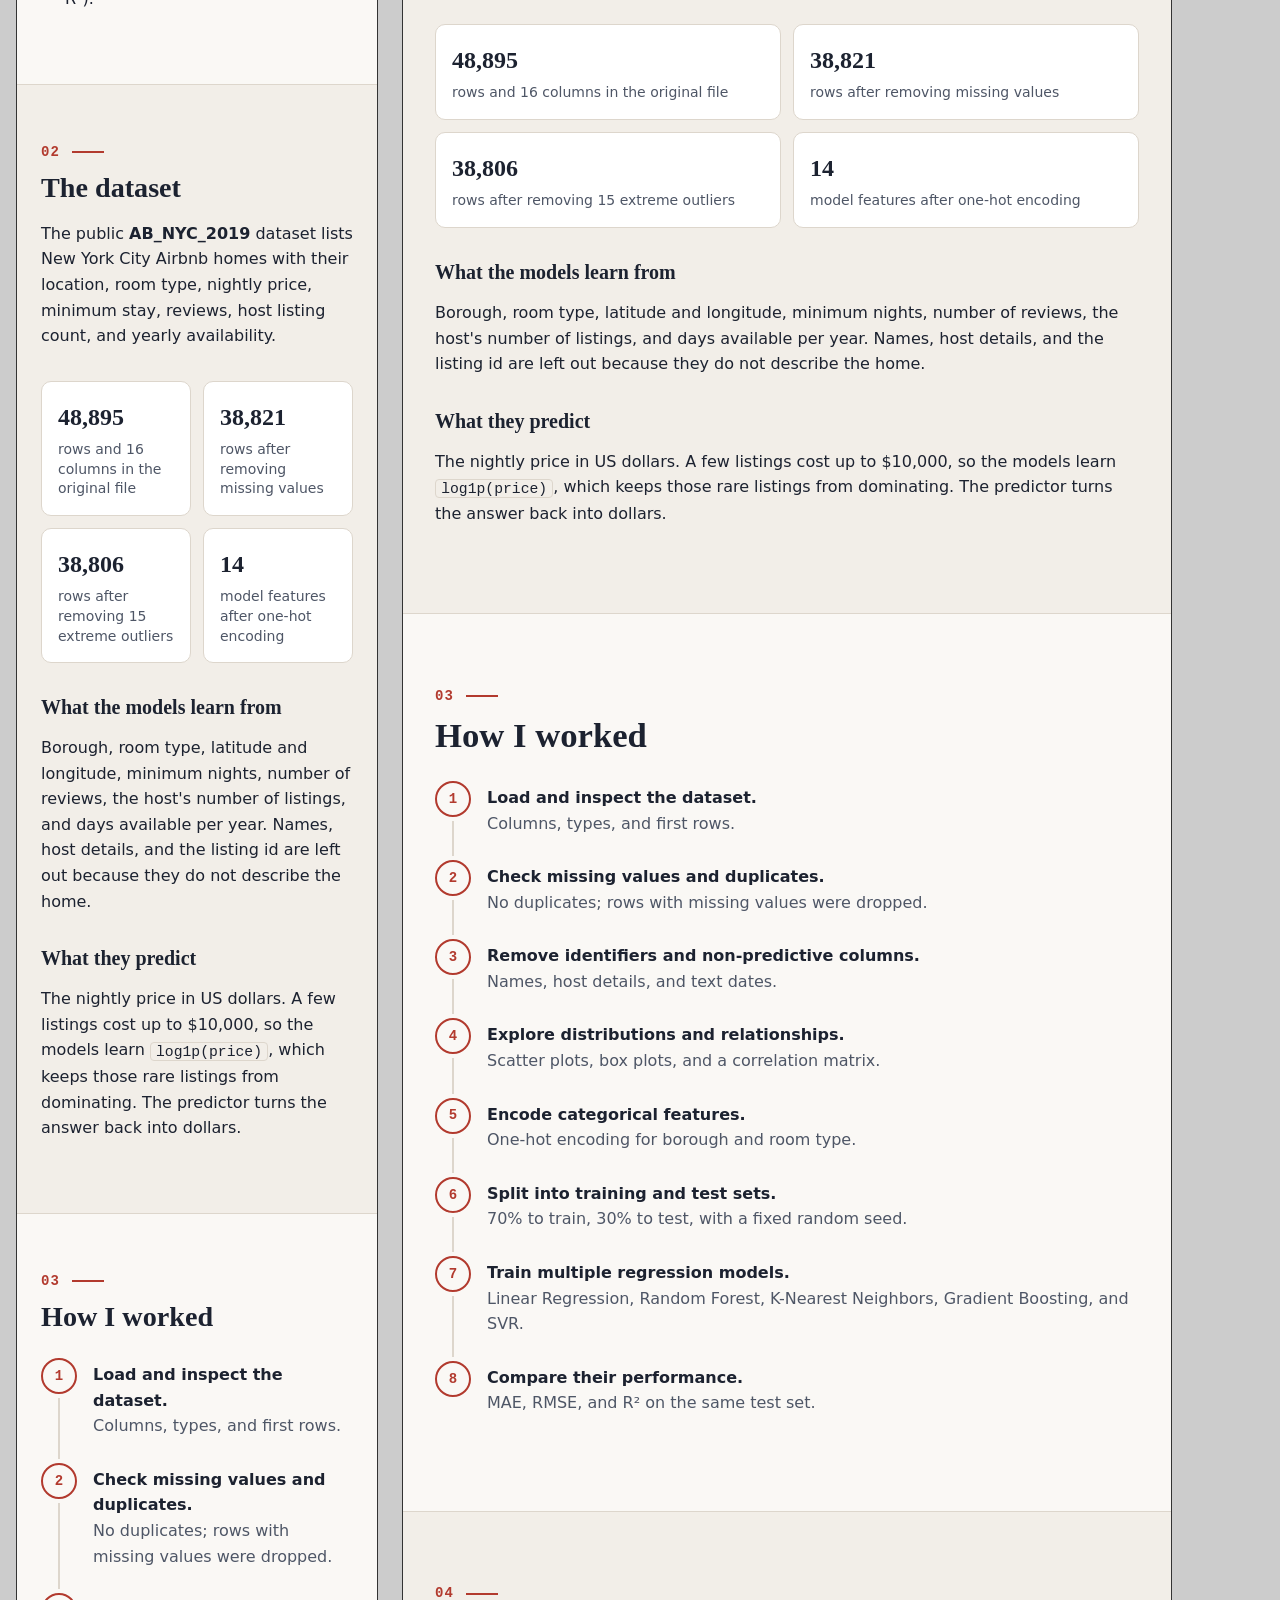
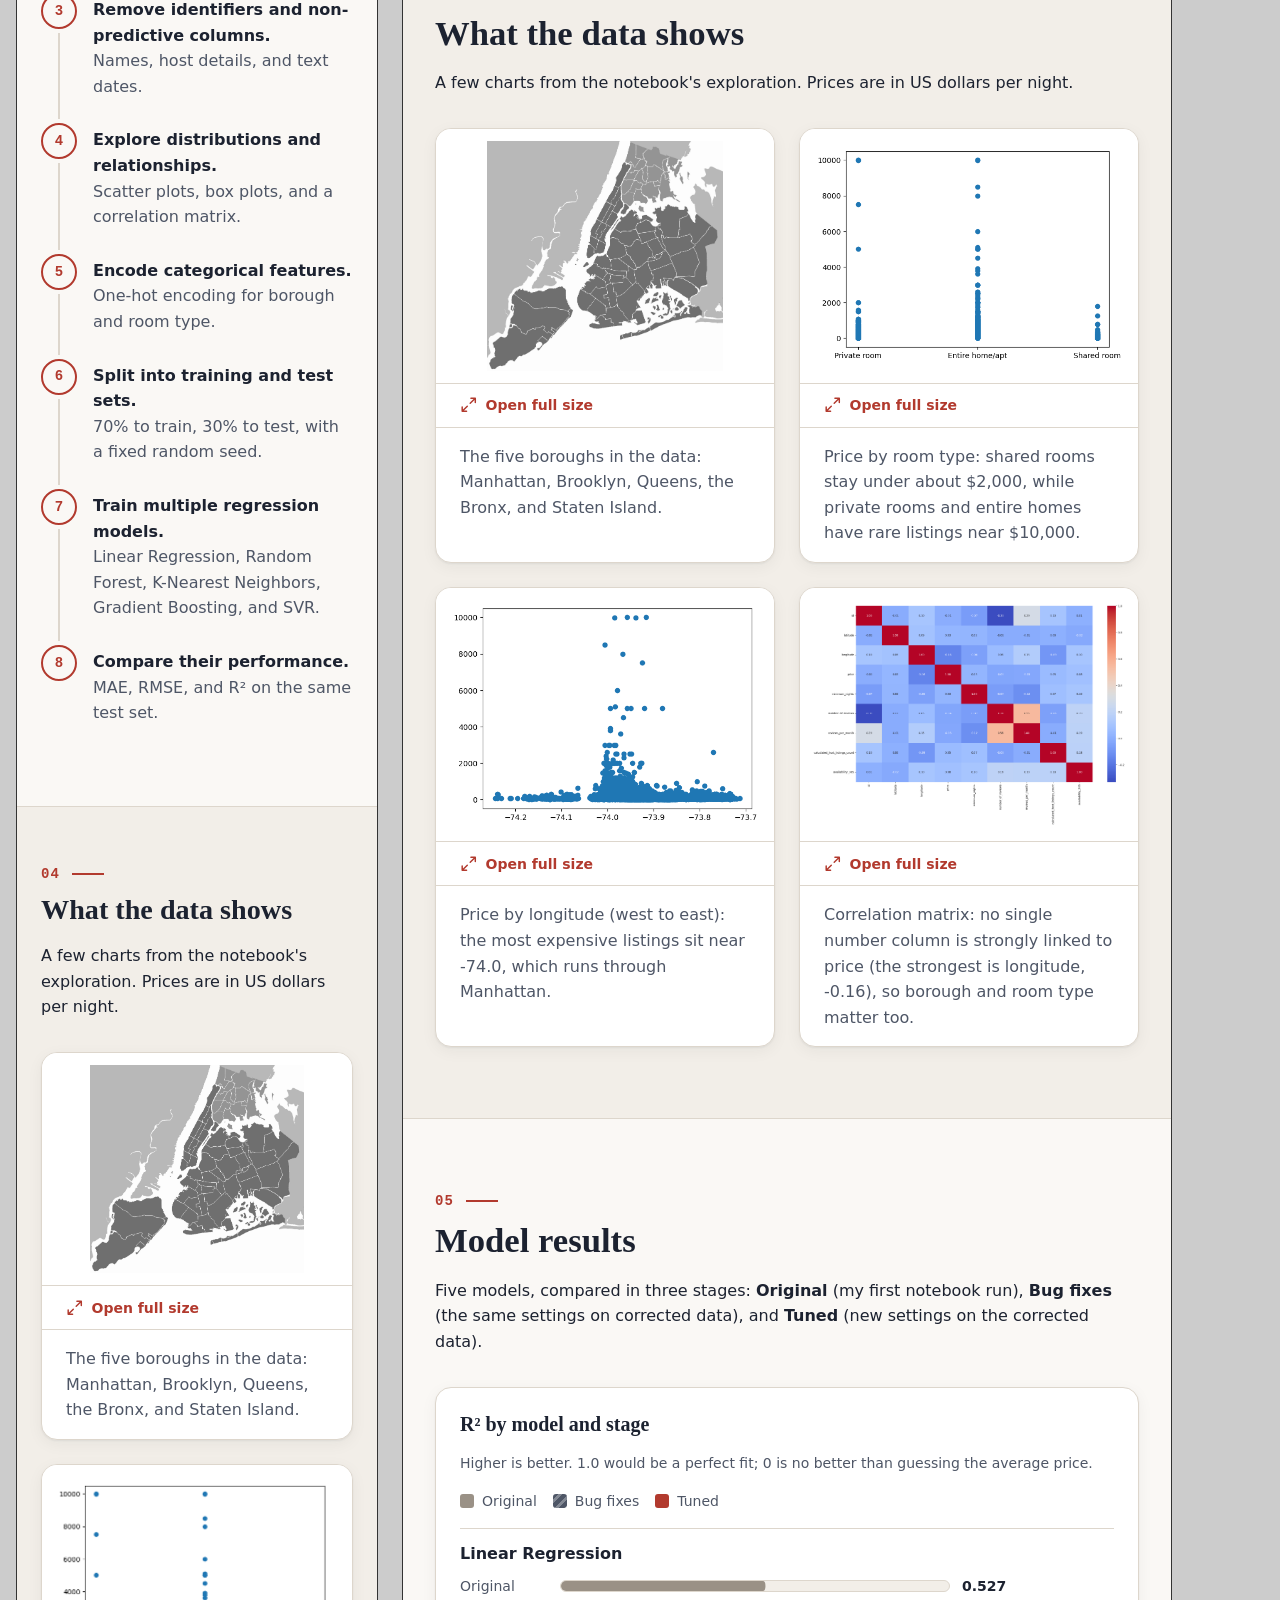
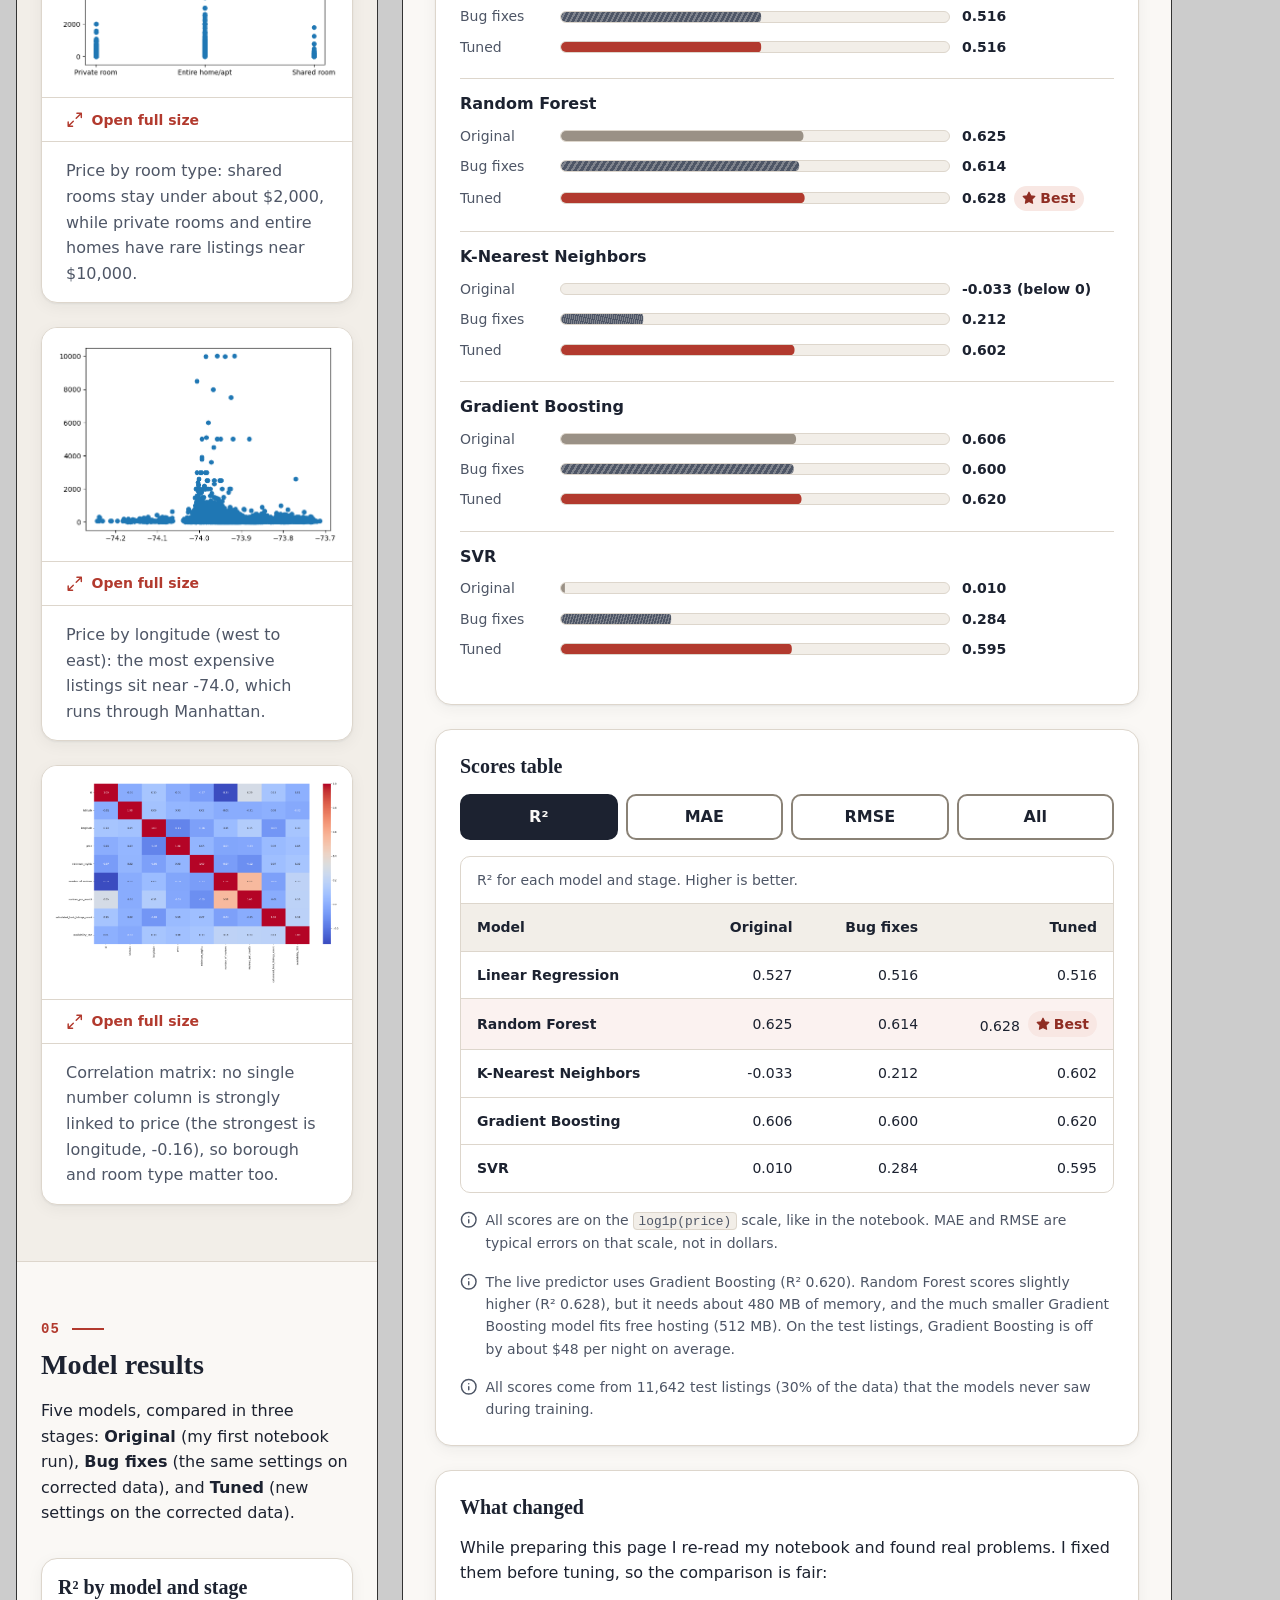
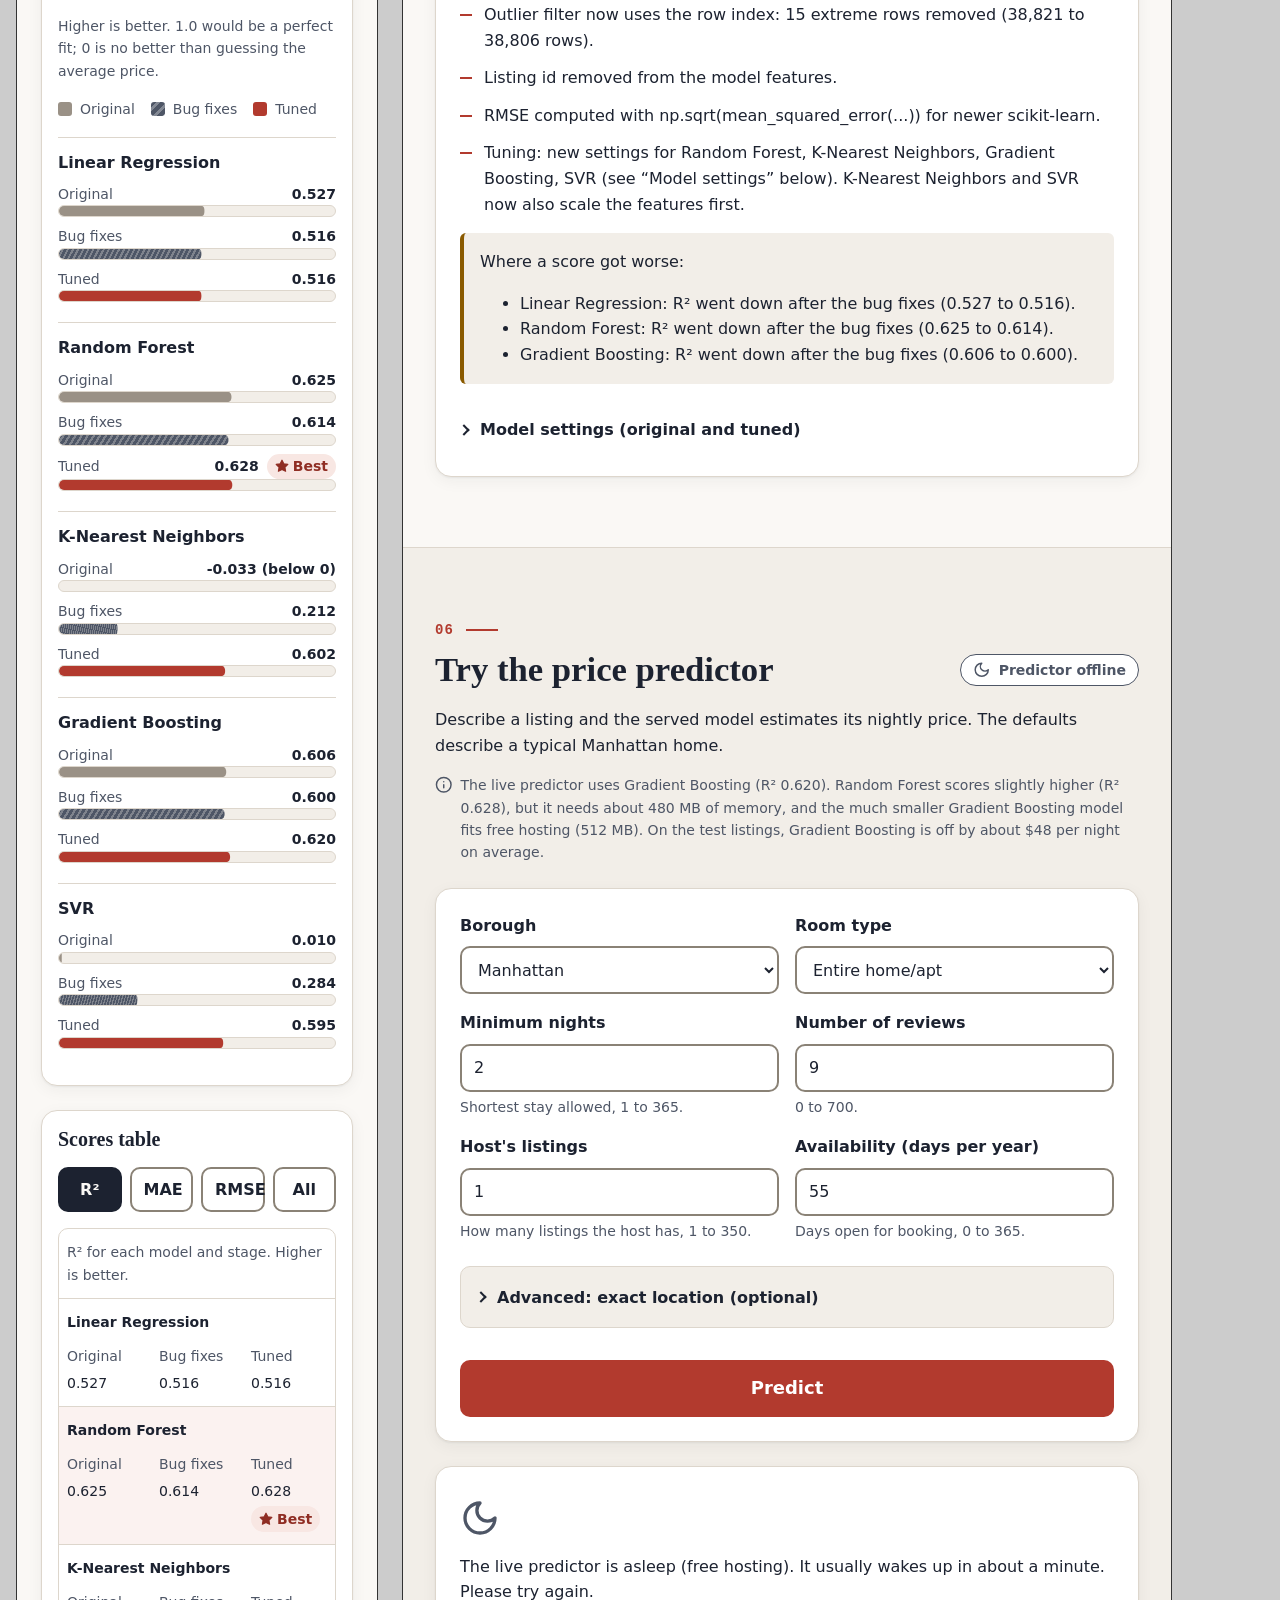
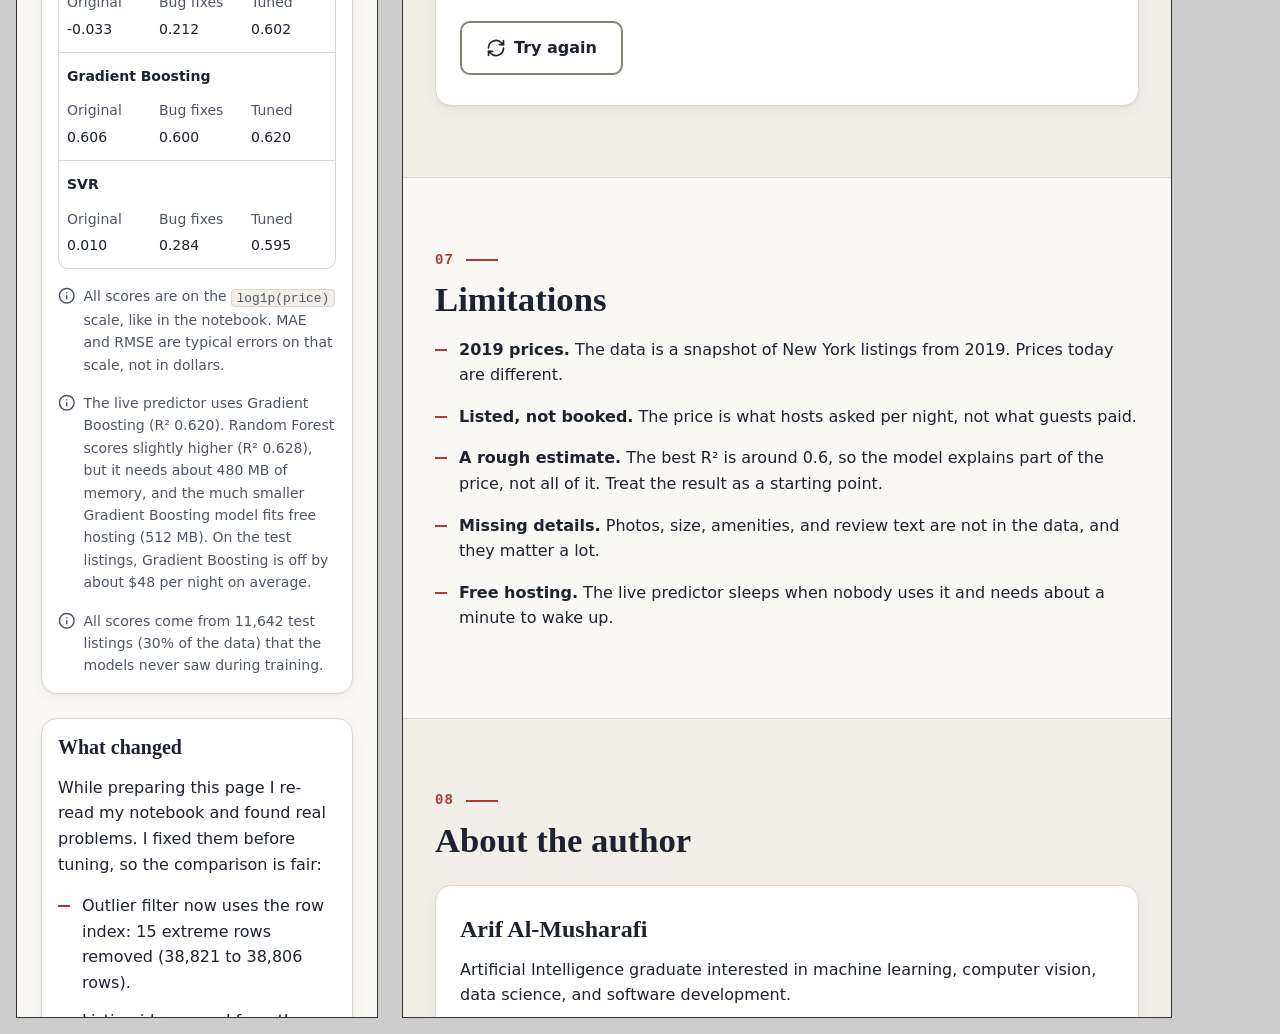
<file: docs/tests/phone-frame.html>
<!DOCTYPE html>
<html lang="en">
<head>
  <meta charset="utf-8">
  <title>Phone width check (360, 768 px)</title>
  <style>
    body { margin: 16px; font-family: system-ui, sans-serif; background: #ccc; }
    .row { display: flex; gap: 24px; align-items: flex-start; }
    iframe { border: 1px solid #333; background: #fff; height: 9000px; }
  </style>
</head>
<body>
  <!-- Open http://127.0.0.1:5200/tests/phone-frame.html to see the page at phone and tablet widths. -->
  <div class="row">
    <iframe title="Page at 360 px" src="../index.html" width="360"></iframe>
    <iframe title="Page at 768 px" src="../index.html" width="768"></iframe>
  </div>
</body>
</html>
</file>
<file: docs/css/tokens.css>
/* Design tokens: the only place for colors, fonts, sizes, and spacing.
   Style: calm "data notebook" look. Warm paper background, ink text,
   one accent color (brick red). Light and dark themes share the same names. */

:root {
  /* Colors (light). Text pairs are checked for WCAG AA contrast. */
  --color-bg: #faf8f5;
  --color-surface: #ffffff;
  --color-surface-alt: #f2eee8;
  --color-text: #1c2230;
  --color-text-muted: #4e5666;
  --color-border: #ddd6cc;
  --color-border-strong: #8a8276;
  --color-accent: #b23a2e;          /* 5.9:1 on white */
  --color-accent-hover: #8f2d23;
  --color-accent-soft: #f8e7e3;
  --color-on-accent: #ffffff;
  --color-focus: #1c2230;
  --color-success: #1e6b45;
  --color-warning: #8a5a00;
  --color-error: #a3261b;
  --color-error-soft: #fbeceb;
  --color-grid-line: rgba(28, 34, 48, 0.05);

  /* Chart bars: three stages. Each bar also has a text label, never color alone. */
  --color-stage-original: #9a9186;
  --color-stage-fixed: #4e5666;
  --color-stage-tuned: var(--color-accent);

  /* Fonts: system fonts only (fast, private, no third-party requests). */
  --font-heading: "Iowan Old Style", "Palatino Linotype", Palatino, "Book Antiqua", Georgia, serif;
  --font-body: system-ui, -apple-system, "Segoe UI", Roboto, "Helvetica Neue", Arial, sans-serif;
  --font-mono: ui-monospace, "Cascadia Mono", "SF Mono", Consolas, "Liberation Mono", monospace;

  /* Type scale */
  --text-sm: 0.875rem;   /* 14px */
  --text-base: 1rem;     /* 16px */
  --text-md: 1.125rem;   /* 18px */
  --text-lg: 1.25rem;    /* 20px */
  --text-xl: 1.5rem;     /* 24px */
  --text-2xl: clamp(1.75rem, 1.4rem + 1.6vw, 2.25rem);
  --text-hero: clamp(2.25rem, 1.6rem + 3.2vw, 3.75rem);

  /* Spacing (4/8 rhythm) */
  --space-1: 0.25rem;
  --space-2: 0.5rem;
  --space-3: 0.75rem;
  --space-4: 1rem;
  --space-5: 1.5rem;
  --space-6: 2rem;
  --space-7: 3rem;
  --space-8: 4rem;
  --section-gap: clamp(3.5rem, 2.5rem + 4vw, 6rem);

  /* Shape and depth */
  --radius-sm: 6px;
  --radius-md: 10px;
  --radius-lg: 16px;
  --shadow-card: 0 1px 2px rgba(28, 34, 48, 0.06), 0 4px 16px rgba(28, 34, 48, 0.05);

  /* Layout */
  --container: 72rem;
  --narrow: 44rem;
  --header-height: 3.75rem;
  --tap: 2.75rem; /* 44px minimum touch target */

  /* Motion */
  --duration-fast: 120ms;
  --duration-base: 200ms;
  --ease-out: cubic-bezier(0.2, 0.7, 0.2, 1);
}

@media (prefers-color-scheme: dark) {
  :root {
    --color-bg: #14171d;
    --color-surface: #1c2028;
    --color-surface-alt: #181b22;
    --color-text: #ece8e1;
    --color-text-muted: #b3ada3;
    --color-border: #343a46;
    --color-border-strong: #6b7280;
    --color-accent: #f0897d;
    --color-accent-hover: #f6aaa1;
    --color-accent-soft: #3a2421;
    --color-on-accent: #1a0e0c;
    --color-focus: #ece8e1;
    --color-success: #7fd1a5;
    --color-warning: #e7b75a;
    --color-error: #ff9d92;
    --color-error-soft: #3a2421;
    --color-grid-line: rgba(236, 232, 225, 0.04);
    --color-stage-original: #7c766d;
    --color-stage-fixed: #b3ada3;
    --shadow-card: 0 1px 2px rgba(0, 0, 0, 0.3);
  }
}
</file>
<file: docs/css/base.css>
/* Base: reset, text, links, buttons, header, footer, and shared helpers.
   Phone first: everything starts at 360 px wide, then grows at 768 and 1024 px. */

*,
*::before,
*::after {
  box-sizing: border-box;
}

html {
  -webkit-text-size-adjust: 100%;
  text-size-adjust: 100%;
  scroll-behavior: smooth;
  /* Keep headings and focused fields visible below the sticky header. */
  scroll-padding-top: calc(var(--header-height) + var(--space-4));
}

body {
  margin: 0;
  background: var(--color-bg);
  color: var(--color-text);
  font-family: var(--font-body);
  font-size: var(--text-base);
  line-height: 1.6;
  overflow-x: hidden;
}

h1,
h2,
h3 {
  font-family: var(--font-heading);
  font-weight: 600;
  line-height: 1.2;
  margin: 0 0 var(--space-4);
  text-wrap: balance;
}

h2 {
  font-size: var(--text-2xl);
}

h3 {
  font-size: var(--text-lg);
  margin-top: var(--space-6);
}

p {
  margin: 0 0 var(--space-4);
}

img {
  display: block;
  max-width: 100%;
  height: auto;
}

a {
  color: var(--color-accent);
  text-underline-offset: 0.18em;
}

a:hover {
  color: var(--color-accent-hover);
}

code {
  font-family: var(--font-mono);
  font-size: 0.92em;
  background: var(--color-surface-alt);
  border: 1px solid var(--color-border);
  border-radius: 4px;
  padding: 0.05em 0.35em;
  overflow-wrap: anywhere;
}

.num {
  font-variant-numeric: tabular-nums;
}

:focus-visible {
  outline: 3px solid var(--color-focus);
  outline-offset: 3px;
  border-radius: 4px;
}

.visually-hidden {
  position: absolute !important;
  width: 1px;
  height: 1px;
  margin: -1px;
  padding: 0;
  overflow: hidden;
  clip: rect(0 0 0 0);
  white-space: nowrap;
  border: 0;
}

[hidden] {
  display: none !important;
}

/* Icons */
.sprite {
  display: none;
}

.icon {
  width: 1.25em;
  height: 1.25em;
  flex-shrink: 0;
  fill: none;
  stroke: currentColor;
  stroke-width: 2;
  stroke-linecap: round;
  stroke-linejoin: round;
  vertical-align: -0.25em;
}

.icon-large {
  width: 2.5rem;
  height: 2.5rem;
}

/* Layout helpers */
.container {
  width: 100%;
  max-width: var(--container);
  margin-inline: auto;
  padding-inline: var(--space-5);
}

.narrow {
  max-width: var(--narrow);
}

.container.narrow {
  max-width: calc(var(--narrow) + 2 * var(--space-5));
}

@media (min-width: 768px) {
  .container {
    padding-inline: var(--space-6);
  }
  .container.narrow {
    max-width: calc(var(--narrow) + 2 * var(--space-6));
  }
}

/* Skip link: visible only when focused with the keyboard */
.skip-link {
  position: absolute;
  inset-inline-start: var(--space-4);
  top: -100px;
  z-index: 100;
  background: var(--color-text);
  color: var(--color-bg);
  padding: var(--space-3) var(--space-4);
  border-radius: var(--radius-sm);
}

.skip-link:focus {
  top: var(--space-2);
  color: var(--color-bg);
}

main:focus {
  outline: none;
}

/* Buttons */
.button {
  display: inline-flex;
  align-items: center;
  justify-content: center;
  gap: var(--space-2);
  min-height: var(--tap);
  padding: var(--space-3) var(--space-5);
  border: 2px solid transparent;
  border-radius: var(--radius-md);
  font: inherit;
  font-weight: 600;
  text-decoration: none;
  cursor: pointer;
  touch-action: manipulation;
  transition: background-color var(--duration-fast) var(--ease-out),
    border-color var(--duration-fast) var(--ease-out),
    color var(--duration-fast) var(--ease-out);
}

.button-primary {
  background: var(--color-accent);
  color: var(--color-on-accent);
}

.button-primary:hover {
  background: var(--color-accent-hover);
  color: var(--color-on-accent);
}

.button-secondary {
  background: var(--color-surface);
  color: var(--color-text);
  border-color: var(--color-border-strong);
}

.button-secondary:hover {
  border-color: var(--color-text);
  color: var(--color-text);
}

.button:active {
  transform: translateY(1px);
}

.button:disabled {
  opacity: 0.6;
  cursor: not-allowed;
}

.button-block {
  width: 100%;
}

.button-row {
  display: flex;
  flex-wrap: wrap;
  gap: var(--space-3);
}

/* Cards and boxes */
.card {
  background: var(--color-surface);
  border: 1px solid var(--color-border);
  border-radius: var(--radius-lg);
  box-shadow: var(--shadow-card);
  padding: var(--space-5);
  min-width: 0;
}

.card > h3:first-child {
  margin-top: 0;
}

.state-box {
  display: flex;
  align-items: flex-start;
  gap: var(--space-3);
  padding: var(--space-5);
  border: 1px dashed var(--color-border-strong);
  border-radius: var(--radius-lg);
  color: var(--color-text-muted);
  background: var(--color-surface);
}

.state-box--error {
  border-style: solid;
  border-color: var(--color-error);
  background: var(--color-error-soft);
  color: var(--color-text);
}

.state-box--error > .icon {
  color: var(--color-error);
}

/* Spinner */
.spinner {
  display: inline-block;
  width: 1.25rem;
  height: 1.25rem;
  border: 3px solid currentColor;
  border-right-color: transparent;
  border-radius: 50%;
  animation: spin 0.9s linear infinite;
  flex-shrink: 0;
}

.spinner-large {
  width: 2.25rem;
  height: 2.25rem;
  color: var(--color-accent);
}

@keyframes spin {
  to {
    transform: rotate(360deg);
  }
}

/* Header */
.site-header {
  position: sticky;
  top: 0;
  z-index: 20;
  background: color-mix(in srgb, var(--color-bg) 92%, transparent);
  border-bottom: 1px solid var(--color-border);
  backdrop-filter: saturate(1.2) blur(6px);
}

.header-inner {
  display: flex;
  align-items: center;
  justify-content: space-between;
  gap: var(--space-3);
  min-height: var(--header-height);
}

.brand {
  display: inline-flex;
  align-items: center;
  gap: var(--space-2);
  min-height: var(--tap);
  color: var(--color-text);
  font-family: var(--font-heading);
  font-weight: 600;
  font-size: var(--text-md);
  text-decoration: none;
}

.brand:hover {
  color: var(--color-text);
}

.brand-icon {
  color: var(--color-accent);
  width: 1.5rem;
  height: 1.5rem;
}

.nav-list {
  display: flex;
  align-items: center;
  gap: var(--space-2);
  margin: 0;
  padding: 0;
  list-style: none;
}

.nav-list a {
  display: inline-flex;
  align-items: center;
  min-height: var(--tap);
  padding-inline: var(--space-3);
  border-radius: var(--radius-md);
  color: var(--color-text);
  font-weight: 600;
  text-decoration: none;
}

.nav-list a:hover {
  background: var(--color-surface-alt);
}

.nav-list .nav-cta {
  border: 2px solid var(--color-accent);
  color: var(--color-accent);
}

.nav-list .nav-cta:hover {
  background: var(--color-accent-soft);
  color: var(--color-accent-hover);
}

/* The "Results" link only shows when there is room. */
.nav-optional {
  display: none;
}

@media (min-width: 480px) {
  .nav-optional {
    display: block;
  }
}

/* Footer */
.site-footer {
  border-top: 1px solid var(--color-border);
  padding-block: var(--space-6);
  color: var(--color-text-muted);
  font-size: var(--text-sm);
}

.site-footer p {
  margin-bottom: var(--space-2);
}

@media (prefers-reduced-motion: reduce) {
  html {
    scroll-behavior: auto;
  }
  *,
  *::before,
  *::after {
    animation-duration: 1ms !important;
    animation-iteration-count: 1 !important;
    transition-duration: 1ms !important;
  }
  /* Keep a still spinner shape so "loading" is still clear (the text says it too). */
  .spinner {
    border-right-color: currentColor;
    border-style: dotted;
  }
}
</file>
<file: docs/css/sections.css>
/* The showcase sections: hero, goal, dataset, workflow, charts, limitations, author. */

/* ---------- Sections ---------- */

.section {
  padding-block: var(--section-gap);
}

.section-alt {
  background: var(--color-surface-alt);
  border-block: 1px solid var(--color-border);
}

.section-number {
  font-family: var(--font-mono);
  font-size: var(--text-sm);
  font-weight: 600;
  letter-spacing: 0.08em;
  color: var(--color-accent);
  margin-bottom: var(--space-2);
}

.section-number::after {
  content: "";
  display: inline-block;
  width: 2rem;
  height: 2px;
  margin-inline-start: var(--space-3);
  vertical-align: middle;
  background: currentColor;
}

/* ---------- Hero ---------- */

.hero {
  position: relative;
  overflow: hidden;
  padding-block: var(--space-7) var(--section-gap);
  border-bottom: 1px solid var(--color-border);
}

/* A faint street grid, tilted about 29 degrees like Manhattan's avenues. Decoration only. */
.hero::before {
  content: "";
  position: absolute;
  inset: 0;
  pointer-events: none;
  background-image:
    repeating-linear-gradient(29deg, var(--color-grid-line) 0 1px, transparent 1px 22px),
    repeating-linear-gradient(119deg, var(--color-grid-line) 0 2px, transparent 2px 88px);
  -webkit-mask-image: radial-gradient(ellipse at 85% 20%, #000 0%, transparent 70%);
  mask-image: radial-gradient(ellipse at 85% 20%, #000 0%, transparent 70%);
}

.hero-inner {
  position: relative;
  display: grid;
  gap: var(--space-7);
}

.eyebrow {
  font-family: var(--font-mono);
  font-size: var(--text-sm);
  color: var(--color-text-muted);
  margin-bottom: var(--space-4);
}

.hero h1 {
  font-size: var(--text-hero);
  letter-spacing: -0.01em;
  max-width: 16ch;
}

.hero-lead {
  font-size: var(--text-md);
  color: var(--color-text-muted);
  max-width: 38rem;
  margin-bottom: var(--space-6);
}

.hero-facts {
  display: grid;
  grid-template-columns: repeat(2, minmax(0, 1fr));
  margin: 0;
  background: var(--color-surface);
  border: 1px solid var(--color-border);
  border-radius: var(--radius-lg);
  box-shadow: var(--shadow-card);
  overflow: hidden;
}

.fact {
  padding: var(--space-4) var(--space-5);
  border-color: var(--color-border);
  border-style: solid;
  border-width: 0;
}

/* Inner lines of the 2 x 2 grid */
.fact:nth-child(odd) {
  border-inline-end-width: 1px;
}

.fact:nth-child(-n + 2) {
  border-bottom-width: 1px;
}

.fact dt {
  font-size: var(--text-sm);
  color: var(--color-text-muted);
}

.fact dd {
  margin: 0;
  font-family: var(--font-heading);
  font-size: var(--text-xl);
  font-weight: 600;
}

@media (min-width: 1024px) {
  .hero {
    padding-block: var(--space-8) var(--section-gap);
  }
  .hero-inner {
    grid-template-columns: minmax(0, 1.6fr) minmax(0, 1fr);
    align-items: end;
  }
  .fact dd {
    font-size: var(--text-2xl);
  }
}

/* ---------- Lists ---------- */

.tick-list {
  margin: 0 0 var(--space-4);
  padding: 0;
  list-style: none;
}

.tick-list li {
  position: relative;
  padding-inline-start: var(--space-5);
  margin-bottom: var(--space-3);
}

/* Small accent dash before each item */
.tick-list li::before {
  content: "";
  position: absolute;
  inset-inline-start: 0;
  top: 0.75em;
  width: 0.75rem;
  height: 2px;
  background: var(--color-accent);
}

/* ---------- Dataset ---------- */

.stat-grid {
  display: grid;
  grid-template-columns: repeat(2, minmax(0, 1fr));
  gap: var(--space-3);
  margin: var(--space-6) 0;
  padding: 0;
  list-style: none;
}

.stat-card {
  display: flex;
  flex-direction: column;
  gap: var(--space-1);
  padding: var(--space-4);
  background: var(--color-surface);
  border: 1px solid var(--color-border);
  border-radius: var(--radius-md);
}

.stat-value {
  font-family: var(--font-heading);
  font-size: var(--text-xl);
  font-weight: 600;
}

.stat-label {
  font-size: var(--text-sm);
  color: var(--color-text-muted);
  line-height: 1.4;
}

@media (min-width: 1024px) {
  .stat-grid {
    grid-template-columns: repeat(4, minmax(0, 1fr));
  }
}

/* ---------- Workflow steps ---------- */

.steps {
  counter-reset: step;
  margin: var(--space-5) 0 0;
  padding: 0;
  list-style: none;
}

.steps li {
  counter-increment: step;
  position: relative;
  padding-inline-start: 3.25rem;
  padding-bottom: var(--space-5);
}

/* The number badge */
.steps li::before {
  content: counter(step);
  position: absolute;
  inset-inline-start: 0;
  top: 0;
  display: grid;
  place-items: center;
  width: 2.25rem;
  height: 2.25rem;
  border: 2px solid var(--color-accent);
  border-radius: 50%;
  background: var(--color-bg);
  color: var(--color-accent);
  font-family: var(--font-mono);
  font-weight: 700;
  font-size: var(--text-sm);
}

/* The line that joins the steps */
.steps li:not(:last-child)::after {
  content: "";
  position: absolute;
  inset-inline-start: calc(1.125rem - 1px);
  top: 2.5rem;
  bottom: 0.25rem;
  width: 2px;
  background: var(--color-border);
}

.steps strong {
  display: block;
  padding-top: 0.25rem;
}

.steps span {
  color: var(--color-text-muted);
}

/* ---------- Charts ---------- */

.chart-grid {
  display: grid;
  gap: var(--space-5);
  margin-top: var(--space-6);
}

@media (min-width: 768px) {
  .chart-grid {
    grid-template-columns: repeat(2, minmax(0, 1fr));
  }
}

.figure {
  margin: 0;
  display: flex;
  flex-direction: column;
  background: var(--color-surface);
  border: 1px solid var(--color-border);
  border-radius: var(--radius-lg);
  overflow: hidden;
  box-shadow: var(--shadow-card);
}

.figure-link {
  display: flex;
  flex-direction: column;
  color: var(--color-text);
  text-decoration: none;
  border-bottom: 1px solid var(--color-border);
}

.figure-link img {
  width: 100%;
  aspect-ratio: 4 / 3;
  object-fit: contain;
  padding: var(--space-3);
  /* The notebook charts have white backgrounds, also in dark mode. */
  background: #ffffff;
}

/* A plain strip under the chart, so it never covers the axis labels. */
.figure-open {
  display: flex;
  align-items: center;
  gap: var(--space-2);
  min-height: var(--tap);
  padding: var(--space-2) var(--space-5);
  border-top: 1px solid var(--color-border);
  color: var(--color-accent);
  font-size: var(--text-sm);
  font-weight: 600;
}

.figure-link:hover .figure-open {
  text-decoration: underline;
}

.figure figcaption {
  padding: var(--space-4) var(--space-5);
  color: var(--color-text-muted);
  font-size: var(--text-base);
}

/* ---------- Limitations ---------- */

.tick-list--plain li {
  margin-bottom: var(--space-4);
}

/* ---------- Author ---------- */

.author-card {
  margin-top: var(--space-5);
}

.author-name {
  font-family: var(--font-heading);
  font-size: var(--text-xl);
  font-weight: 600;
  margin-bottom: var(--space-2);
}

.link-row {
  display: flex;
  flex-wrap: wrap;
  gap: var(--space-3);
  margin: var(--space-5) 0 0;
  padding: 0;
  list-style: none;
}
</file>
<file: docs/css/results.css>
/* The "Model results" section: R² bar chart, metric switch, table, and notes. */

.results-layout {
  display: grid;
  gap: var(--space-5);
  margin-top: var(--space-6);
}

@media (min-width: 1024px) {
  .results-layout {
    grid-template-columns: minmax(0, 1fr) minmax(0, 1fr);
    align-items: start;
  }
}

.card-sub {
  color: var(--color-text-muted);
  font-size: var(--text-sm);
}

/* ---------- Legend ---------- */

.legend {
  display: flex;
  flex-wrap: wrap;
  gap: var(--space-2) var(--space-4);
  margin: 0 0 var(--space-4);
  padding: 0;
  list-style: none;
  font-size: var(--text-sm);
  color: var(--color-text-muted);
}

.legend li {
  display: inline-flex;
  align-items: center;
  gap: var(--space-2);
}

.swatch {
  display: inline-block;
  width: 0.875rem;
  height: 0.875rem;
  border-radius: 3px;
}

/* ---------- R² chart (each bar has its stage name and value as text) ---------- */

.r2-chart {
  margin: 0;
  padding: 0;
  list-style: none;
}

.chart-group {
  padding-block: var(--space-3);
  border-top: 1px solid var(--color-border);
}

.chart-model {
  font-weight: 700;
  margin-bottom: var(--space-2);
}

/* Phone: name and value on one line, bar below. */
.bar-row {
  display: grid;
  grid-template-columns: minmax(0, 1fr) auto;
  grid-template-areas:
    "label value"
    "track track";
  align-items: center;
  column-gap: var(--space-3);
  margin-bottom: var(--space-2);
  font-size: var(--text-sm);
}

.bar-label {
  grid-area: label;
  color: var(--color-text-muted);
}

.bar-value {
  grid-area: value;
  display: inline-flex;
  align-items: center;
  gap: var(--space-2);
  font-weight: 600;
  white-space: nowrap;
}

.bar-track {
  grid-area: track;
  display: block;
  height: 0.75rem;
  background: var(--color-surface-alt);
  border: 1px solid var(--color-border);
  border-radius: 999px;
  overflow: hidden;
}

/* The bar width is set with scaleX() from JavaScript (0 to 1). */
.bar-fill {
  display: block;
  width: 100%;
  height: 100%;
  transform-origin: left center;
  border-radius: 999px;
}

.bar-fill--original {
  background: var(--color-stage-original);
}

/* Stripes help tell the middle stage apart without color. */
.bar-fill--fixed {
  background: repeating-linear-gradient(
    135deg,
    var(--color-stage-fixed) 0 4px,
    color-mix(in srgb, var(--color-stage-fixed) 70%, transparent) 4px 7px
  );
}

.bar-fill--tuned {
  background: var(--color-stage-tuned);
}

@media (min-width: 600px) {
  .bar-row {
    grid-template-columns: 5.5rem minmax(0, 1fr) 9.5rem;
    grid-template-areas: "label track value";
  }
}

/* ---------- Pending and "Best" markers ---------- */

.pending {
  font-style: italic;
  font-weight: 400;
  color: var(--color-text-muted);
}

.badge-best {
  display: inline-flex;
  align-items: center;
  gap: var(--space-1);
  padding: 0.1rem 0.5rem;
  border-radius: 999px;
  background: var(--color-accent-soft);
  color: var(--color-accent-hover);
  font-size: var(--text-sm);
  font-weight: 700;
  white-space: nowrap;
}

@media (prefers-color-scheme: dark) {
  .badge-best {
    color: var(--color-accent);
  }
}

.badge-best .icon {
  width: 1em;
  height: 1em;
  fill: currentColor;
}

/* ---------- Metric switch ---------- */

.segmented {
  display: flex;
  flex-wrap: wrap;
  gap: var(--space-2);
  margin-bottom: var(--space-4);
}

.segmented button {
  flex: 1 1 0;
  min-width: 3.5rem;
  min-height: var(--tap);
  padding: var(--space-2) var(--space-3);
  border: 2px solid var(--color-border-strong);
  border-radius: var(--radius-md);
  background: var(--color-surface);
  color: var(--color-text);
  font: inherit;
  font-weight: 600;
  cursor: pointer;
  touch-action: manipulation;
  /* No color transition here: the chosen state switches at once, so text never fades out mid-change. */
}

.segmented button:hover {
  background: var(--color-surface-alt);
}

/* The chosen metric: filled, plus a pressed state for screen readers. */
.segmented button[aria-pressed="true"] {
  background: var(--color-text);
  border-color: var(--color-text);
  color: var(--color-bg);
}

/* ---------- Table ---------- */

/* Wide tables scroll inside this box, never the whole page. */
.table-scroll {
  overflow-x: auto;
  border: 1px solid var(--color-border);
  border-radius: var(--radius-md);
}

.results-table {
  width: 100%;
  border-collapse: collapse;
  font-size: var(--text-sm);
}

.results-table caption {
  caption-side: top;
  text-align: start;
  padding: var(--space-3) var(--space-4);
  color: var(--color-text-muted);
  border-bottom: 1px solid var(--color-border);
}

.results-table th,
.results-table td {
  padding: var(--space-3) var(--space-4);
  text-align: start;
  border-bottom: 1px solid var(--color-border);
  vertical-align: middle;
}

.results-table thead th {
  background: var(--color-surface-alt);
  font-weight: 700;
  white-space: nowrap;
}

.results-table tbody tr:last-child th,
.results-table tbody tr:last-child td {
  border-bottom: 0;
}

.results-table tbody th {
  font-weight: 600;
}

/* Phone: tighter cells and wrapping headers, so the one-metric table fits 360 px. */
@media (max-width: 599px) {
  .results-table th,
  .results-table td {
    padding: var(--space-3) var(--space-2);
  }
  .results-table thead th {
    white-space: normal;
  }
  .results-table caption {
    padding-inline: var(--space-2);
  }
  .card {
    padding: var(--space-4);
  }

  /* One-metric table on a phone (QA-1): each model is a block with its name on top,
     then Original, Bug fixes, and Tuned side by side, each with its stage name above it.
     So all 3 stages fit 360 px with no sideways swipe. The "All" table still scrolls. */
  .results-table:not(.results-table--all),
  .results-table:not(.results-table--all) tbody {
    display: block;
  }
  .results-table:not(.results-table--all) caption {
    display: block;
  }
  .results-table:not(.results-table--all) thead {
    position: absolute;
    width: 1px;
    height: 1px;
    overflow: hidden;
    clip: rect(0 0 0 0);
  }
  .results-table:not(.results-table--all) tbody tr {
    display: grid;
    grid-template-columns: repeat(3, minmax(0, 1fr));
    border-bottom: 1px solid var(--color-border);
  }
  .results-table:not(.results-table--all) tbody tr:last-child {
    border-bottom: 0;
  }
  .results-table:not(.results-table--all) tbody th {
    grid-column: 1 / -1;
    border-bottom: 0;
    padding-bottom: 0;
  }
  .results-table:not(.results-table--all) tbody td {
    display: flex;
    flex-direction: column;
    align-items: flex-start;
    gap: var(--space-1);
    border-bottom: 0;
    text-align: start;
    white-space: normal;
  }
  .results-table:not(.results-table--all) tbody td::before {
    content: attr(data-label);
    color: var(--color-text-muted);
    font-size: var(--text-sm);
  }
  .results-table:not(.results-table--all) .num-col .badge-best {
    margin-inline-start: 0;
  }
}

.results-table .num-col {
  text-align: end;
  white-space: nowrap;
  font-variant-numeric: tabular-nums;
}

.results-table .num-col .badge-best {
  margin-inline-start: var(--space-2);
}

.results-table .group-start {
  border-inline-start: 1px solid var(--color-border);
}

.results-table--all thead th[scope="colgroup"] {
  text-align: center;
}

.results-table tr.is-best {
  background: color-mix(in srgb, var(--color-accent-soft) 55%, transparent);
}

/* ---------- Notes and "What changed" ---------- */

.note {
  display: flex;
  gap: var(--space-2);
  margin: var(--space-4) 0 0;
  font-size: var(--text-sm);
  color: var(--color-text-muted);
}

.note .icon {
  margin-top: 0.15em;
  vertical-align: 0;
}

.changes {
  margin-top: var(--space-5);
}

.drops {
  padding: var(--space-4);
  border-inline-start: 4px solid var(--color-warning);
  background: var(--color-surface-alt);
  border-radius: var(--radius-sm);
}

.drops p:last-child,
.drops ul {
  margin-bottom: 0;
}

.settings {
  margin-top: var(--space-5);
}

.settings summary,
.advanced summary {
  display: flex;
  align-items: center;
  gap: var(--space-3);
  min-height: var(--tap);
  font-weight: 600;
  cursor: pointer;
  list-style: none;
}

.settings summary::-webkit-details-marker,
.advanced summary::-webkit-details-marker {
  display: none;
}

/* Our own arrow (a small chevron), turned down when open. */
.settings summary::before,
.advanced summary::before {
  content: "";
  flex-shrink: 0;
  width: 0.5rem;
  height: 0.5rem;
  border-right: 2px solid currentColor;
  border-bottom: 2px solid currentColor;
  transform: rotate(-45deg);
  transition: transform var(--duration-base) var(--ease-out);
}

.settings[open] summary::before,
.advanced[open] summary::before {
  transform: rotate(45deg);
}

.params-list {
  margin: var(--space-3) 0 0;
  padding: 0;
  list-style: none;
  font-family: var(--font-mono);
  font-size: var(--text-sm);
}

.params-list li {
  display: flex;
  flex-direction: column;
  gap: var(--space-1);
  padding-block: var(--space-3);
  border-top: 1px solid var(--color-border);
  overflow-wrap: anywhere;
}

.params-list strong {
  font-family: var(--font-body);
}
</file>
<file: docs/css/predictor.css>
/* The live price predictor: status badge, form, and result panel. */

.predictor-heading {
  display: flex;
  flex-wrap: wrap;
  align-items: center;
  justify-content: space-between;
  gap: var(--space-3);
  margin-bottom: var(--space-4);
}

.predictor-heading h2 {
  margin: 0;
}

/* ---------- Status badge (icon + words, never color alone) ---------- */

.status-badge {
  display: inline-flex;
  align-items: center;
  gap: var(--space-2);
  margin: 0;
  padding: var(--space-1) var(--space-3);
  border: 1px solid currentColor;
  border-radius: 999px;
  font-size: var(--text-sm);
  font-weight: 600;
  background: var(--color-surface);
}

.status-badge[data-state="waking"] {
  color: var(--color-warning);
}

.status-badge[data-state="online"] {
  color: var(--color-success);
}

.status-badge[data-state="offline"] {
  color: var(--color-text-muted);
}

/* ---------- Layout ---------- */

.predictor-layout {
  display: grid;
  gap: var(--space-5);
  margin-top: var(--space-5);
}

@media (min-width: 1024px) {
  .predictor-layout {
    grid-template-columns: minmax(0, 1.3fr) minmax(0, 1fr);
    align-items: start;
  }
  .result-panel {
    position: sticky;
    top: calc(var(--header-height) + var(--space-5));
  }
}

/* ---------- Form ---------- */

.form-grid {
  display: grid;
  gap: var(--space-4);
}

@media (min-width: 600px) {
  .form-grid {
    grid-template-columns: repeat(2, minmax(0, 1fr));
  }
}

.form-field {
  display: flex;
  flex-direction: column;
  min-width: 0;
}

.form-field label {
  font-weight: 600;
  margin-bottom: var(--space-2);
}

.form-field input,
.form-field select {
  width: 100%;
  min-height: 3rem;
  padding: var(--space-2) var(--space-3);
  border: 2px solid var(--color-border-strong);
  border-radius: var(--radius-md);
  background: var(--color-surface);
  color: var(--color-text);
  font: inherit;
  font-size: var(--text-base); /* 16px stops iOS from zooming in */
  font-variant-numeric: tabular-nums;
  transition: border-color var(--duration-fast) var(--ease-out);
}

.form-field input:hover,
.form-field select:hover {
  border-color: var(--color-text-muted);
}

.form-field input:focus-visible,
.form-field select:focus-visible {
  outline-offset: 1px;
  border-color: var(--color-text);
}

.form-field input::placeholder {
  color: var(--color-text-muted);
  opacity: 0.8;
}

.form-field input[aria-invalid="true"],
.form-field select[aria-invalid="true"] {
  border-color: var(--color-error);
}

.field-help {
  margin: var(--space-1) 0 0;
  font-size: var(--text-sm);
  color: var(--color-text-muted);
}

.field-error,
.form-error {
  display: flex;
  gap: var(--space-2);
  margin: var(--space-2) 0 0;
  font-size: var(--text-sm);
  font-weight: 600;
  color: var(--color-error);
}

.field-error .icon,
.form-error .icon {
  margin-top: 0.1em;
  vertical-align: 0;
}

.form-error {
  padding: var(--space-3);
  border: 1px solid var(--color-error);
  border-radius: var(--radius-md);
  background: var(--color-error-soft);
}

.advanced {
  margin-block: var(--space-5);
  padding: var(--space-2) var(--space-4) var(--space-4);
  border: 1px solid var(--color-border);
  border-radius: var(--radius-md);
  background: var(--color-surface-alt);
}

.advanced:not([open]) {
  padding-bottom: var(--space-2);
}

.advanced .field-help {
  margin-bottom: var(--space-4);
}

.predict-form .button-block {
  margin-top: var(--space-2);
  min-height: 3.25rem;
  font-size: var(--text-md);
}

/* The spinner inside the button shows only while a prediction runs. */
.button-spinner {
  display: none;
}

.button[aria-busy="true"] .button-spinner {
  display: inline-block;
}

/* ---------- Result panel ---------- */

.result-panel {
  min-height: 15rem;
  display: flex;
  align-items: center;
}

.result-state {
  width: 100%;
  display: flex;
  flex-direction: column;
  align-items: flex-start;
  gap: var(--space-2);
}

.result-state p {
  margin: 0;
}

#predict-idle,
#predict-loading {
  color: var(--color-text-muted);
}

.result-title {
  font-family: var(--font-heading);
  font-size: var(--text-lg);
  font-weight: 600;
  color: var(--color-text);
}

.result-label {
  font-size: var(--text-sm);
  font-weight: 600;
  text-transform: uppercase;
  letter-spacing: 0.06em;
  color: var(--color-text-muted);
}

.result-price {
  font-family: var(--font-heading);
  font-size: var(--text-lg);
  line-height: 1.1;
}

.result-price span {
  display: inline-block;
  font-size: clamp(2.75rem, 2rem + 3vw, 3.75rem);
  font-weight: 700;
  color: var(--color-accent);
  margin-inline-end: var(--space-1);
}

.result-range {
  font-size: var(--text-md);
  font-weight: 600;
}

.result-details {
  color: var(--color-text-muted);
}

.result-honesty {
  display: inline-flex;
  align-items: center;
  gap: var(--space-2);
  margin-top: var(--space-3) !important;
  padding: var(--space-2) var(--space-3);
  border-radius: var(--radius-sm);
  background: var(--color-surface-alt);
  font-size: var(--text-sm);
}

.result-state--asleep {
  gap: var(--space-4);
}

.result-state--asleep .icon-large {
  color: var(--color-text-muted);
}
</file>
